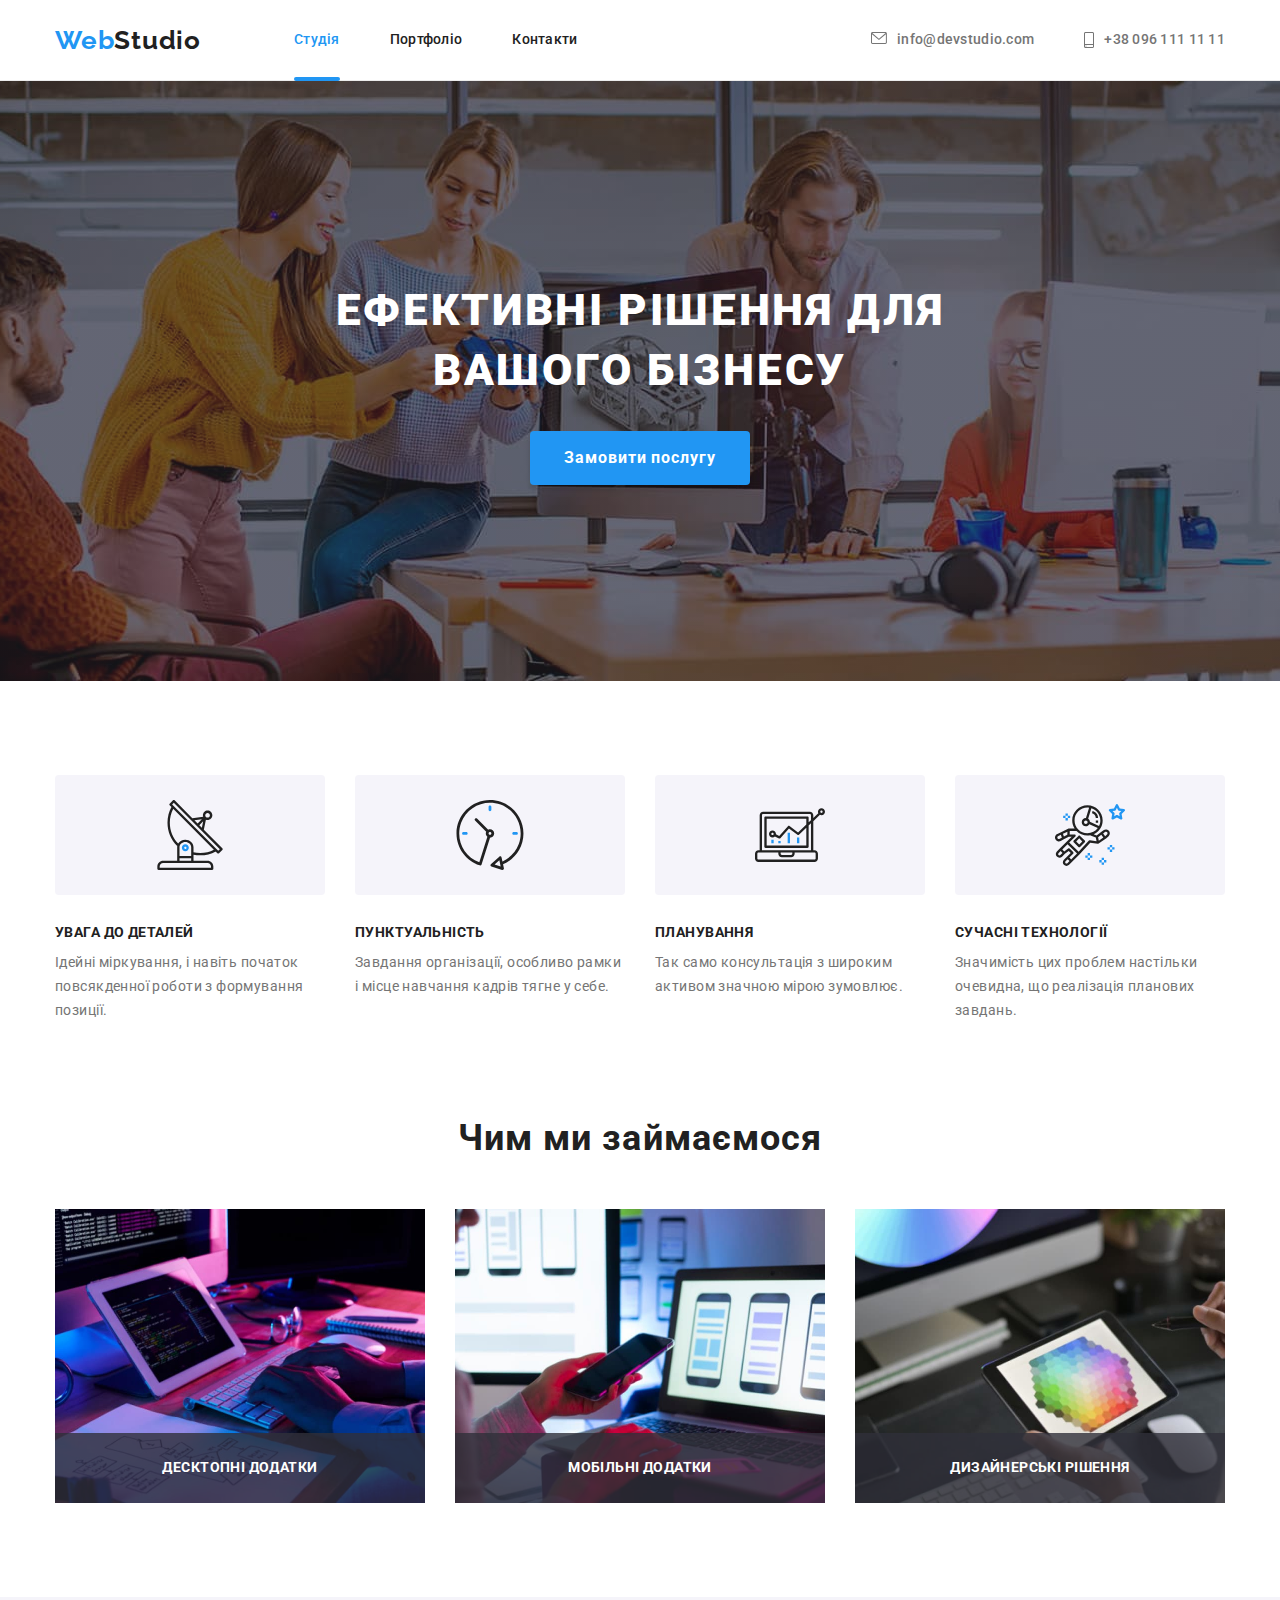
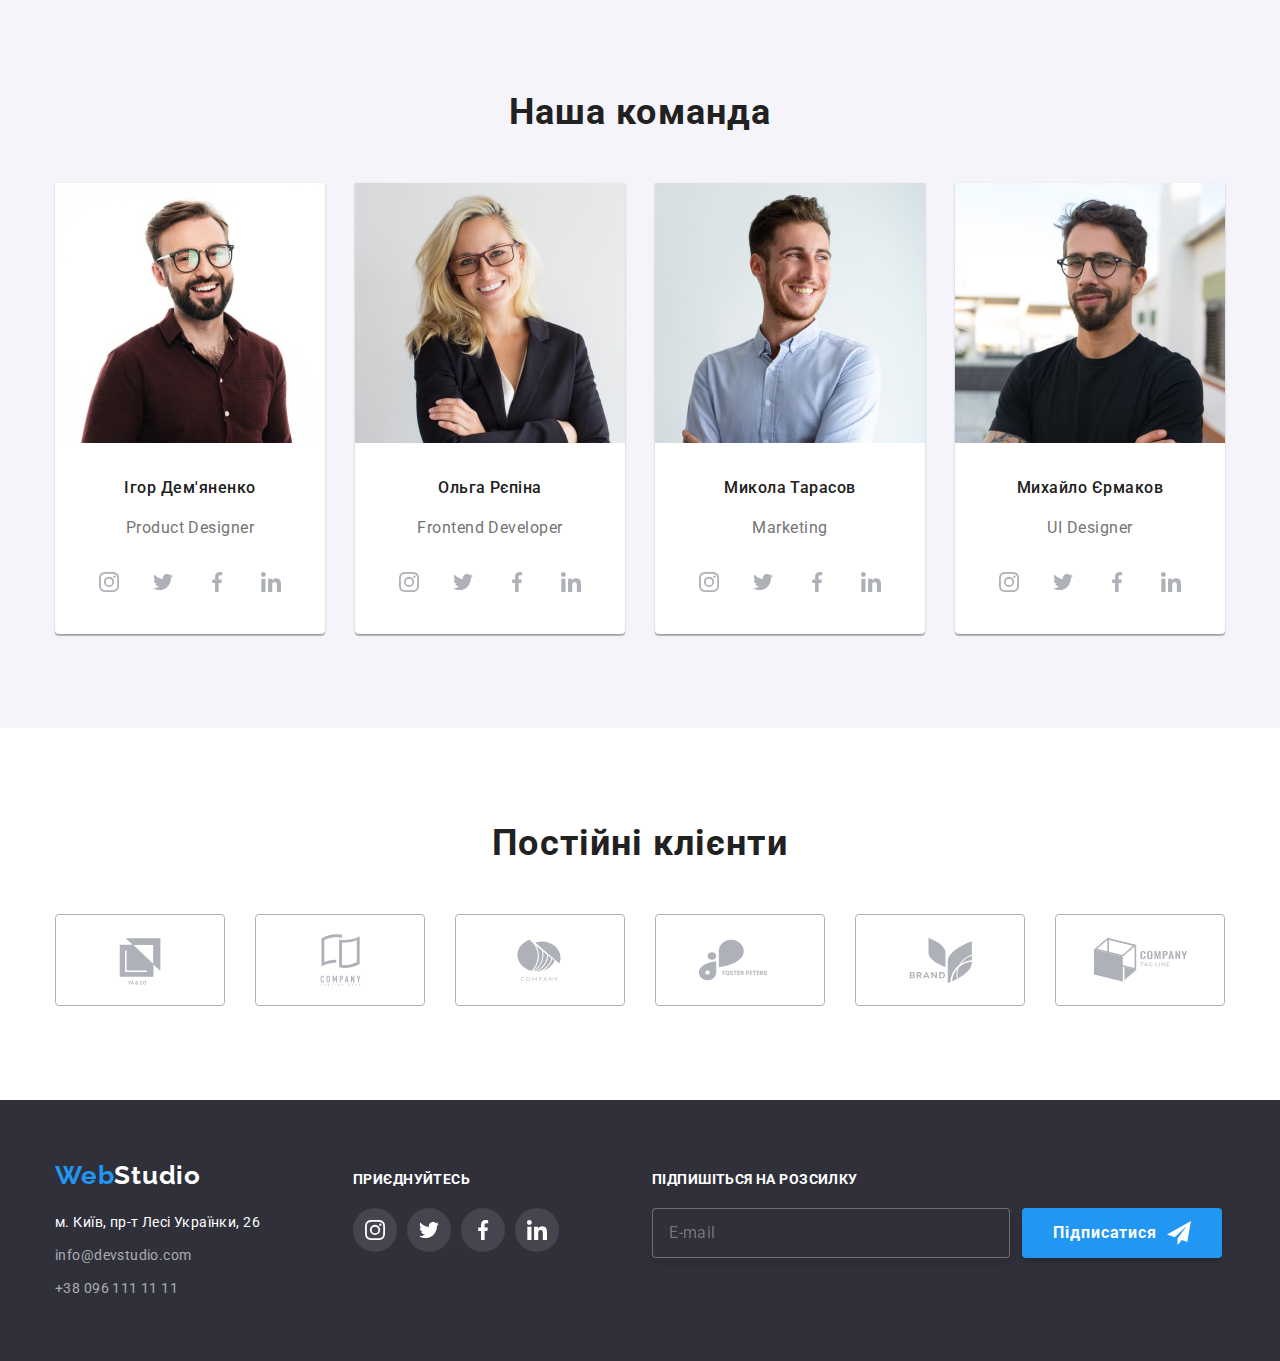
<file: index.html>
<!DOCTYPE html>
<html lang="uk">
  <head>
    <meta charset="UTF-8" />
    <meta http-equiv="X-UA-Compatible" content="IE=edge" />
    <meta name="viewport" content="width=device-width, initial-scale=1.0" />
    <title>WebStudio</title>
    <link rel="preconnect" href="https://fonts.googleapis.com" />
    <link rel="preconnect" href="https://fonts.gstatic.com" crossorigin />
    <link
      href="https://fonts.googleapis.com/css2?family=Raleway:wght@700&family=Roboto:wght@400;500;700;900&display=swap"
      rel="stylesheet"
    />
    <link
      rel="stylesheet"
      href="https://cdnjs.cloudflare.com/ajax/libs/modern-normalize/1.1.0/modern-normalize.min.css"
    />
    <link rel="stylesheet" href="./css/main.min.css" />
    <!-- <link rel="stylesheet" href="./css/styles.css" /> -->
  </head>
  <body>
    <header class="header">
      <div class="container">
        <div class="header-flex">
          <a class="header-flex__link-logo" href="./index.html"
            >Web<span class="header-flex__span-logo">Studio</span></a
          >
          <nav class="navigation">
            <ul class="navigation-list list">
              <li class="navigation-list__item">
                <a
                  class="navigation-list__link navigation-list__link--current"
                  href="./index.html"
                  >Студія</a
                >
              </li>
              <li class="navigation-list__item">
                <a class="navigation-list__link" href="./portfolio.html"
                  >Портфоліо</a
                >
              </li>
              <li class="navigation-list__item">
                <a class="navigation-list__link" href="">Контакти</a>
              </li>
            </ul>

            <button
              type="button"
              class="menu-button"
              aria-expanded="false"
              aria-controls="menu-container"
              data-menu-button
            >
              <svg
                width="40"
                height="40"
                aria-label="Переключатель мобильного меню"
              >
                <use
                  class="icon-close_40px"
                  href="./images/icons.svg#icon-close_40px"
                ></use>
                <use
                  class="icon-menu_40px"
                  href="./images/icons.svg#icon-menu_40px"
                ></use>
              </svg>
            </button>

            <div class="menu-container" id="menu-container" data-menu>
              <ul class="mobile-menu list">
                <li class="">
                  <a href="./index.html" class="mobile-menu__link">Студія</a>
                </li>
                <li class="mobile-menu__item">
                  <a href="./portfolio.html" class="mobile-menu__link"
                    >Портфоліо</a
                  >
                </li>
                <li class="">
                  <a href="" class="mobile-menu__link">Контакти</a>
                </li>
              </ul>
              <ul class="mobile-address list">
                <li class="mobile-address__item">
                  <a href="tel:+380961111111" class="mobile-address__link--tel"
                    >+38 096 111 11 11</a
                  >
                </li>
                <li class="">
                  <a
                    href="mailto:info@devstudio.com"
                    class="mobile-address__link"
                    >info@devstudio.com</a
                  >
                </li>
              </ul>

              <ul class="mobile-social list">
                <li class="mobile-social__item">
                  <a href="" class="mobile-social__link">Instagram</a>
                </li>
                <li class="mobile-social__item">
                  <a href="" class="mobile-social__link">Twitter</a>
                </li>
                <li class="mobile-social__item">
                  <a href="" class="mobile-social__link">Facebook</a>
                </li>
                <li class="mobile-social__item">
                  <a href="" class="mobile-social__link">LinkedIn</a>
                </li>
              </ul>
            </div>
          </nav>

          <ul class="address-nav list">
            <li class="address-nav__item">
              <a class="address-nav__link" href="mailto:info@devstudio.com">
                <svg class="address-nav__icon" width="16" height="12">
                  <use href="./images/icons.svg#icon-mail"></use>
                </svg>
                info@devstudio.com
              </a>
            </li>
            <li class="address-nav__item">
              <a class="address-nav__link" href="tel:+380961111111">
                <svg class="address-nav__icon" width="10" height="16">
                  <use href="./images/icons.svg#icon-smartphone"></use>
                </svg>
                +38 096 111 11 11
              </a>
            </li>
          </ul>
        </div>
      </div>
    </header>

    <main>
      <section class="hero">
        <h1 class="hero__title">Ефективні рішення для вашого бізнесу</h1>
        <button data-modal-open class="hero__button" type="button">
          Замовити послугу
        </button>
      </section>

      <section class="features section">
        <div class="container">
          <ul class="features__list list">
            <li class="features__item features__item--icon-antenna">
              <h3 class="features__title">УВАГА ДО ДЕТАЛЕЙ</h3>
              <p>
                Ідейні міркування, і навіть початок повсякденної роботи з
                формування позиції.
              </p>
            </li>
            <li class="features__item features__item--icon-clock">
              <h3 class="features__title">ПУНКТУАЛЬНІСТЬ</h3>
              <p>
                Завдання організації, особливо рамки і місце навчання кадрів
                тягне у себе.
              </p>
            </li>
            <li class="features__item features__item--icon-diagram">
              <h3 class="features__title">ПЛАНУВАННЯ</h3>
              <p>
                Так само консультація з широким активом значною мірою зумовлює.
              </p>
            </li>
            <li class="features__item features__item--icon-astronaut">
              <h3 class="features__title">СУЧАСНІ ТЕХНОЛОГІЇ</h3>
              <p>
                Значимість цих проблем настільки очевидна, що реалізація
                планових завдань.
              </p>
            </li>
          </ul>
        </div>
      </section>

      <section class="about section">
        <div class="container">
          <h2 class="about__title">Чим ми займаємося</h2>
          <ul class="about__list list">
            <li class="about__item">
              <div class="about-thumb">
                <img
                  srcset="
                    ./images/about1-370.jpg 370w,
                    ./images/about1-740.jpg 740w
                  "
                  src="./images/about1-370.jpg"
                  alt="about1"
                  sizes="(min-width: 1200px) 33vw, 100vw"
                />
                <div class="about-thumb__text">
                  <p>Десктопні додатки</p>
                </div>
              </div>
            </li>
            <li class="about__item">
              <div class="about-thumb">
                <img
                  srcset="
                    ./images/about2-370.jpg 370w,
                    ./images/about2-740.jpg 740w
                  "
                  src="./images/about2-370.jpg"
                  alt="about2"
                  sizes="(min-width: 1200px) 33vw, 100vw"
                />
                <div class="about-thumb__text">
                  <p>Мобільні додатки</p>
                </div>
              </div>
            </li>
            <li class="about__item">
              <div class="about-thumb">
                <img
                  srcset="
                    ./images/about3-370.jpg 370w,
                    ./images/about3-740.jpg 740w
                  "
                  src="./images/about3-370.jpg"
                  alt="about3"
                  sizes="(min-width: 1200px) 33vw, 100vw"
                />
                <div class="about-thumb__text">
                  <p>Дизайнерські рішення</p>
                </div>
              </div>
            </li>
          </ul>
        </div>
      </section>

      <section class="team section">
        <div class="container">
          <h2 class="team__title">Наша команда</h2>
          <ul class="team-list list">
            <li class="team-list__item">
              <img
                srcset="
                  ./images/team1-270.jpg 270w,
                  ./images/team1-540.jpg 540w,
                  ./images/team1-810.jpg 810w
                "
                src="./images/team1-810.jpg"
                alt="team1"
                sizes="(min-width: 1200px) 25vw, (min-width: 768px) 50vw, 100vw"
              />
              <h3 class="team-list__title">Ігор Дем'яненко</h3>
              <p class="team-list__text" lang="en">Product Designer</p>
              <ul class="social-icons list">
                <li class="social-icons__item">
                  <a class="social-icons__link" href="">
                    <svg class="social-icons__icon">
                      <use href="./images/icons.svg#icon-instagram"></use>
                    </svg>
                  </a>
                </li>
                <li class="social-icons__item">
                  <a class="social-icons__link" href="">
                    <svg class="social-icons__icon">
                      <use href="./images/icons.svg#icon-twitter"></use>
                    </svg>
                  </a>
                </li>
                <li class="social-icons__item">
                  <a class="social-icons__link" href="">
                    <svg class="social-icons__icon">
                      <use href="./images/icons.svg#icon-facebook"></use>
                    </svg>
                  </a>
                </li>
                <li class="social-icons__item">
                  <a class="social-icons__link" href="">
                    <svg class="social-icons__icon">
                      <use href="./images/icons.svg#icon-linkedin"></use>
                    </svg>
                  </a>
                </li>
              </ul>
            </li>
            <li class="team-list__item">
              <img
                srcset="
                  ./images/team2-270.jpg 270w,
                  ./images/team2-540.jpg 540w,
                  ./images/team2-810.jpg 810w
                "
                src="./images/team2-810.jpg"
                alt="team2"
                sizes="(min-width: 1200px) 25vw, (min-width: 768px) 50vw, 100vw"
              />
              <h3 class="team-list__title">Ольга Рєпіна</h3>
              <p class="team-list__text" lang="en">Frontend Developer</p>
              <ul class="social-icons list">
                <li class="social-icons__item">
                  <a class="social-icons__link" href="">
                    <svg class="social-icons__icon">
                      <use href="./images/icons.svg#icon-instagram"></use>
                    </svg>
                  </a>
                </li>
                <li class="social-icons__item">
                  <a class="social-icons__link" href="">
                    <svg class="social-icons__icon">
                      <use href="./images/icons.svg#icon-twitter"></use>
                    </svg>
                  </a>
                </li>
                <li class="social-icons__item">
                  <a class="social-icons__link" href="">
                    <svg class="social-icons__icon">
                      <use href="./images/icons.svg#icon-facebook"></use>
                    </svg>
                  </a>
                </li>
                <li class="social-icons__item">
                  <a class="social-icons__link" href="">
                    <svg class="social-icons__icon">
                      <use href="./images/icons.svg#icon-linkedin"></use>
                    </svg>
                  </a>
                </li>
              </ul>
            </li>
            <li class="team-list__item">
              <img
                srcset="
                  ./images/team3-270.jpg 270w,
                  ./images/team3-540.jpg 540w,
                  ./images/team3-810.jpg 810w
                "
                src="./images/team3-810.jpg"
                alt="team3"
                sizes="(min-width: 1200px) 25vw, (min-width: 768px) 50vw, 100vw"
              />
              <h3 class="team-list__title">Микола Тарасов</h3>
              <p class="team-list__text" lang="en">Marketing</p>
              <ul class="social-icons list">
                <li class="social-icons__item">
                  <a class="social-icons__link" href="">
                    <svg class="social-icons__icon">
                      <use href="./images/icons.svg#icon-instagram"></use>
                    </svg>
                  </a>
                </li>
                <li class="social-icons__item">
                  <a class="social-icons__link" href="">
                    <svg class="social-icons__icon">
                      <use href="./images/icons.svg#icon-twitter"></use>
                    </svg>
                  </a>
                </li>
                <li class="social-icons__item">
                  <a class="social-icons__link" href="">
                    <svg class="social-icons__icon">
                      <use href="./images/icons.svg#icon-facebook"></use>
                    </svg>
                  </a>
                </li>
                <li class="social-icons__item">
                  <a class="social-icons__link" href="">
                    <svg class="social-icons__icon">
                      <use href="./images/icons.svg#icon-linkedin"></use>
                    </svg>
                  </a>
                </li>
              </ul>
            </li>
            <li class="team-list__item">
              <img
                srcset="
                  ./images/team4-270.jpg 270w,
                  ./images/team4-540.jpg 540w,
                  ./images/team4-810.jpg 810w
                "
                src="./images/team4-810.jpg"
                alt="team4"
                sizes="(min-width: 1200px) 25vw, (min-width: 768px) 50vw, 100vw"
              />
              <h3 class="team-list__title">Михайло Єрмаков</h3>
              <p class="team-list__text" lang="en">UI Designer</p>
              <ul class="social-icons list">
                <li class="social-icons__item">
                  <a class="social-icons__link" href="">
                    <svg class="social-icons__icon">
                      <use href="./images/icons.svg#icon-instagram"></use>
                    </svg>
                  </a>
                </li>
                <li class="social-icons__item">
                  <a class="social-icons__link" href="">
                    <svg class="social-icons__icon">
                      <use href="./images/icons.svg#icon-twitter"></use>
                    </svg>
                  </a>
                </li>
                <li class="social-icons__item">
                  <a class="social-icons__link" href="">
                    <svg class="social-icons__icon">
                      <use href="./images/icons.svg#icon-facebook"></use>
                    </svg>
                  </a>
                </li>
                <li class="social-icons__item">
                  <a class="social-icons__link" href="">
                    <svg class="social-icons__icon">
                      <use href="./images/icons.svg#icon-linkedin"></use>
                    </svg>
                  </a>
                </li>
              </ul>
            </li>
          </ul>
        </div>
      </section>

      <section class="clients section">
        <div class="container">
          <h2 class="clients__title">Постійні клієнти</h2>
          <ul class="clients-list list">
            <li class="clients-list__item">
              <a class="clients-list__link" href="">
                <svg class="clients-list__icon">
                  <use href="./images/icons.svg#icon-client-1"></use>
                </svg>
              </a>
            </li>
            <li class="clients-list__item">
              <a class="clients-list__link" href="">
                <svg class="clients-list__icon">
                  <use href="./images/icons.svg#icon-client-2"></use>
                </svg>
              </a>
            </li>
            <li class="clients-list__item">
              <a class="clients-list__link" href="">
                <svg class="clients-list__icon">
                  <use href="./images/icons.svg#icon-client-3"></use>
                </svg>
              </a>
            </li>
            <li class="clients-list__item">
              <a class="clients-list__link" href="">
                <svg class="clients-list__icon">
                  <use href="./images/icons.svg#icon-client-4"></use>
                </svg>
              </a>
            </li>
            <li class="clients-list__item">
              <a class="clients-list__link" href="">
                <svg class="clients-list__icon">
                  <use href="./images/icons.svg#icon-client-5"></use>
                </svg>
              </a>
            </li>
            <li class="clients-list__item">
              <a class="clients-list__link" href="">
                <svg class="clients-list__icon">
                  <use href="./images/icons.svg#icon-client-6"></use>
                </svg>
              </a>
            </li>
          </ul>
        </div>
      </section>
    </main>

    <footer class="footer">
      <div class="container">
        <div class="firstline">
          <a class="firstline__link-logo" href="./index.html"
            >Web<span class="firstline__span-logo">Studio</span></a
          >

          <address>
            <ul class="address list">
              <li>
                <a
                  class="address__link-map"
                  href="https://goo.gl/maps/NC1zKb1JeW3Aia6b8"
                  target="_blank"
                  rel="noreferrer noopener"
                  >м. Київ, пр-т Лесі Українки, 26</a
                >
              </li>
              <li class="address__item">
                <a class="address__link-mail" href="mailto:info@devstudio.com"
                  >info@devstudio.com</a
                >
              </li>
              <li>
                <a class="address__link-tel" href="tel:+380961111111"
                  >+38 096 111 11 11</a
                >
              </li>
            </ul>
          </address>
        </div>

        <div class="secondline">
          <h3 class="secondline__title">приєднуйтесь</h3>
          <ul class="join-list list">
            <li class="join-list__item">
              <a class="join-list__link" href="#">
                <svg class="join-list__icon" width="20" height="20">
                  <use href="./images/icons.svg#icon-instagram"></use>
                </svg>
              </a>
            </li>
            <li class="join-list__item">
              <a class="join-list__link" href="#">
                <svg class="join-list__icon" width="20" height="20">
                  <use href="./images/icons.svg#icon-twitter"></use>
                </svg>
              </a>
            </li>
            <li class="join-list__item">
              <a class="join-list__link" href="#">
                <svg class="join-list__icon" width="20" height="20">
                  <use href="./images/icons.svg#icon-facebook"></use>
                </svg>
              </a>
            </li>
            <li class="join-list__item">
              <a class="join-list__link" href="#">
                <svg class="join-list__icon" width="20" height="20">
                  <use href="./images/icons.svg#icon-linkedin"></use>
                </svg>
              </a>
            </li>
          </ul>
        </div>

        <div class="thirdline">
          <h3 class="thirdline__title">Підпишіться на розсилку</h3>
          <form name="form-subscribe" class="form-subscribe">
            <label class="form-subscribe__label">
              <input
                name="subscribe-email"
                type="email"
                placeholder="E-mail"
                class="form-subscribe__input"
              />
              <button type="submit" class="form-subscribe__button">
                Підписатися
                <svg class="form-subscribe__icon" width="24" height="24">
                  <use href="./images/icons.svg#icon-telegram"></use>
                </svg>
              </button>
            </label>
          </form>
        </div>
      </div>
    </footer>

    <div data-modal class="backdrop is-hidden">
      <div class="modal">
        <button data-modal-close class="modal__button">
          <svg class="modal__icon" width="18" height="18">
            <use href="./images/icons.svg#icon-close"></use>
          </svg>
        </button>

        <form name="form-buy" class="modal-form">
          <p class="modal-form__text">Залиште свої дані, ми вам передзвонимо</p>
          <div class="form-field">
            <label for="user-name" class="form-field__label">Ім'я</label>
            <input
              name="user-name"
              id="user-name"
              type="text"
              class="form-field__input"
            />
            <svg class="form-field__icon">
              <use href="./images/icons.svg#icon-name"></use>
            </svg>
          </div>

          <div class="form-field">
            <label for="user-tel" class="form-field__label">Телефон</label>
            <input
              name="user-tel"
              id="user-tel"
              type="tel"
              class="form-field__input"
            />
            <svg class="form-field__icon">
              <use href="./images/icons.svg#icon-tel"></use>
            </svg>
          </div>

          <div class="form-field">
            <label for="user-email" class="form-field__label">Пошта</label>
            <input
              name="user-email"
              id="user-email"
              type="email"
              class="form-field__input"
            />
            <svg class="form-field__icon">
              <use href="./images/icons.svg#icon-email"></use>
            </svg>
          </div>

          <label for="user-text" class="form-field__label">Коментар</label>
          <textarea
            name="user-text"
            id="user-text"
            placeholder="Введіть текст"
            class="modal-textarea"
          ></textarea>

          <label class="policy-label">
            <input
              type="checkbox"
              name="modal-checkbox"
              class="policy-label__input"
            />
            <svg class="policy-label__icon">
              <use href="./images/icons.svg#icon-check"></use>
            </svg>
            Погоджуюся з розсилкою та приймаю
            <a class="policy-label__link" href="">Умови договору</a>
          </label>

          <button type="submit" class="form-button">Відправити</button>
        </form>
      </div>
    </div>
    <script src="./js/modal.js"></script>
    <script src="./js/mobile-menu.js"></script>
  </body>
</html>
</file>
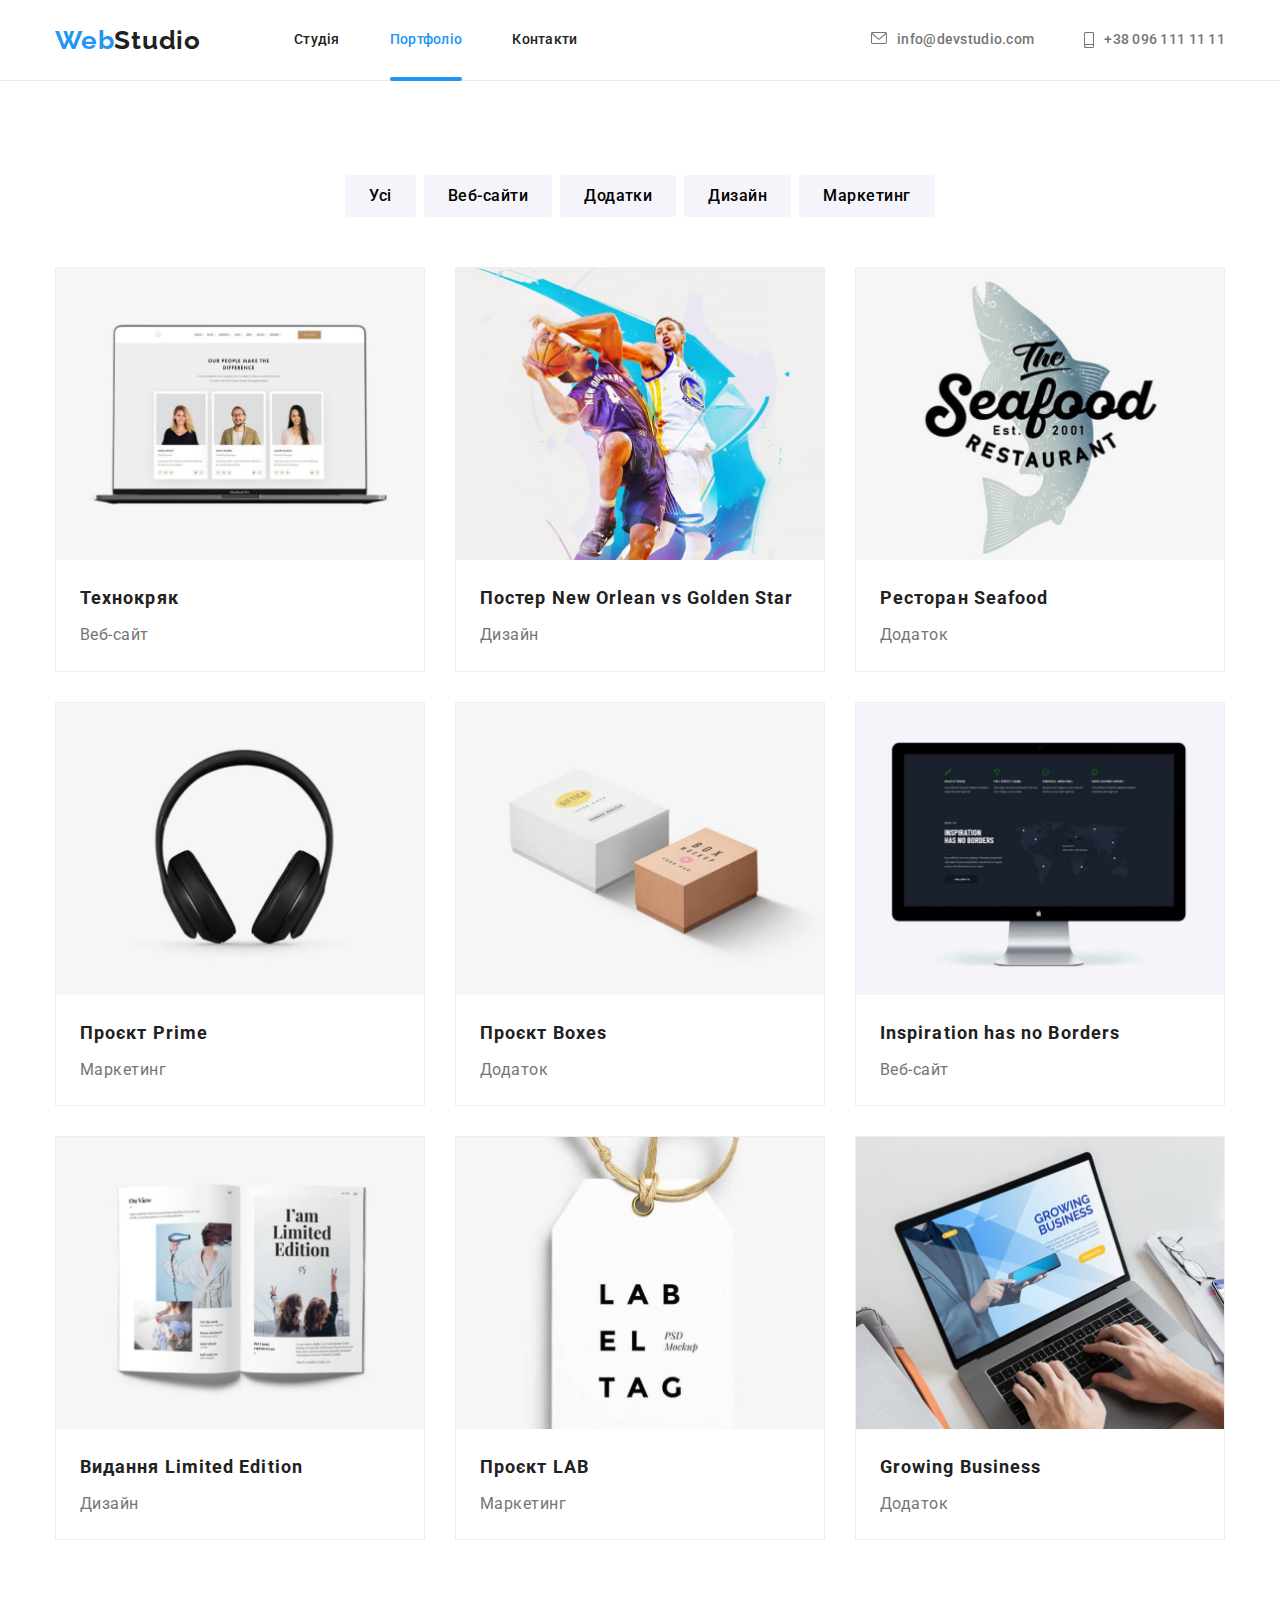
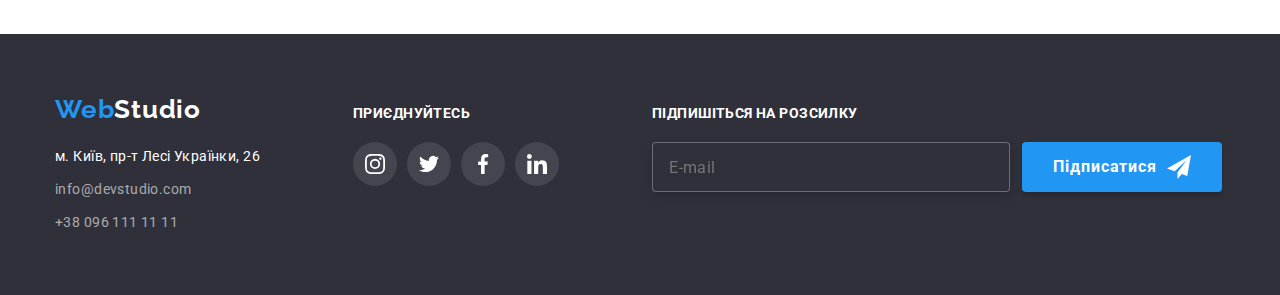
<file: portfolio.html>
<!DOCTYPE html>
<html lang="uk">
  <head>
    <meta charset="UTF-8" />
    <meta http-equiv="X-UA-Compatible" content="IE=edge" />
    <meta name="viewport" content="width=device-width, initial-scale=1.0" />
    <title>Portfolio</title>
    <link rel="preconnect" href="https://fonts.googleapis.com" />
    <link rel="preconnect" href="https://fonts.gstatic.com" crossorigin />
    <link
      href="https://fonts.googleapis.com/css2?family=Raleway:wght@700&family=Roboto:wght@400;500;700;900&display=swap"
      rel="stylesheet"
    />
    <link
      rel="stylesheet"
      href="https://cdnjs.cloudflare.com/ajax/libs/modern-normalize/1.1.0/modern-normalize.min.css"
    />
    <link rel="stylesheet" href="./css/main.min.css" />
    <!-- <link rel="stylesheet" href="./css/styles.css" /> -->
  </head>
  <body>
    <header class="header">
      <div class="container">
        <div class="header-flex">
          <a class="header-flex__link-logo" href="./index.html"
            >Web<span class="header-flex__span-logo">Studio</span></a
          >
          <nav class="navigation">
            <ul class="navigation-list list">
              <li class="navigation-list__item">
                <a class="navigation-list__link" href="./index.html">Студія</a>
              </li>
              <li class="navigation-list__item">
                <a
                  class="navigation-list__link navigation-list__link--current"
                  href="./portfolio.html"
                  >Портфоліо</a
                >
              </li>
              <li class="navigation-list__item">
                <a class="navigation-list__link" href="">Контакти</a>
              </li>
            </ul>

            <button
              type="button"
              class="menu-button"
              aria-expanded="false"
              aria-controls="menu-container"
              data-menu-button
            >
              <svg
                width="40"
                height="40"
                aria-label="Переключатель мобильного меню"
              >
                <use
                  class="icon-close_40px"
                  href="./images/icons.svg#icon-close_40px"
                ></use>
                <use
                  class="icon-menu_40px"
                  href="./images/icons.svg#icon-menu_40px"
                ></use>
              </svg>
            </button>

            <div class="menu-container" id="menu-container" data-menu>
              <ul class="mobile-menu list">
                <li class="">
                  <a href="./index.html" class="mobile-menu__link">Студія</a>
                </li>
                <li class="mobile-menu__item">
                  <a href="./portfolio.html" class="mobile-menu__link"
                    >Портфоліо</a
                  >
                </li>
                <li class="">
                  <a href="" class="mobile-menu__link">Контакти</a>
                </li>
              </ul>
              <ul class="mobile-address list">
                <li class="mobile-address__item">
                  <a href="tel:+380961111111" class="mobile-address__link--tel"
                    >+38 096 111 11 11</a
                  >
                </li>
                <li class="">
                  <a
                    href="mailto:info@devstudio.com"
                    class="mobile-address__link"
                    >info@devstudio.com</a
                  >
                </li>
              </ul>

              <ul class="mobile-social list">
                <li class="mobile-social__item">
                  <a href="" class="mobile-social__link">Instagram</a>
                </li>
                <li class="mobile-social__item">
                  <a href="" class="mobile-social__link">Twitter</a>
                </li>
                <li class="mobile-social__item">
                  <a href="" class="mobile-social__link">Facebook</a>
                </li>
                <li class="mobile-social__item">
                  <a href="" class="mobile-social__link">LinkedIn</a>
                </li>
              </ul>
            </div>
          </nav>

          <ul class="address-nav list">
            <li class="address-nav__item">
              <a class="address-nav__link" href="mailto:info@devstudio.com">
                <svg class="address-nav__icon" width="16" height="12">
                  <use href="./images/icons.svg#icon-mail"></use>
                </svg>
                info@devstudio.com
              </a>
            </li>
            <li class="address-nav__item">
              <a class="address-nav__link" href="tel:+380961111111">
                <svg class="address-nav__icon" width="10" height="16">
                  <use href="./images/icons.svg#icon-smartphone"></use>
                </svg>
                +38 096 111 11 11
              </a>
            </li>
          </ul>
        </div>
      </div>
    </header>

    <main class="main-portfolio">
      <section>
        <div class="container">
          <h1 class="visually-hidden">Навігація портфоліо</h1>
          <ul class="buttons-list list">
            <li class="buttons-list__item">
              <button class="buttons-list__button" type="button">Усі</button>
            </li>
            <li class="buttons-list__item">
              <button class="buttons-list__button" type="button">
                Веб-сайти
              </button>
            </li>
            <li class="buttons-list__item">
              <button class="buttons-list__button" type="button">
                Додатки
              </button>
            </li>
            <li class="buttons-list__item">
              <button class="buttons-list__button" type="button">Дизайн</button>
            </li>
            <li class="buttons-list__item">
              <button class="buttons-list__button" type="button">
                Маркетинг
              </button>
            </li>
          </ul>
        </div>
      </section>

      <section class="cards section">
        <div class="container">
          <ul class="flex-list list">
            <li class="flex-list__item">
              <a class="flex-list__link" href="">
                <div class="product-thumb">
                  <img
                    srcset="
                      ./images/portfolio/project1.jpg    370w,
                      ./images/portfolio/project1x2.jpg  740w,
                      ./images/portfolio/project1x3.jpg 1110w
                    "
                    src="./images/portfolio/project1.jpg"
                    alt="project1"
                    sizes="(min-width: 1200px) 33vw, (min-width: 768px) 50vw, 100vw"
                  />
                  <p class="product-thumb__text">
                    Ресурс пропонує комплексні пропозиції з різним рівнем
                    функціоналу та сервісів. Все це дозволить відвідувачу
                    отримати вичерпні відомості про компанію чи приватну особу.
                  </p>
                </div>
                <h2 class="flex-list__title">Технокряк</h2>
                <p class="flex-list__text">Веб-сайт</p>
              </a>
            </li>
            <li class="flex-list__item">
              <a class="flex-list__link" href="">
                <div class="product-thumb">
                  <img
                    srcset="
                      ./images/portfolio/project2.jpg    370w,
                      ./images/portfolio/project2x2.jpg  740w,
                      ./images/portfolio/project2x3.jpg 1110w
                    "
                    src="./images/portfolio/project2.jpg"
                    alt="project2"
                    sizes="(min-width: 1200px) 33vw, (min-width: 768px) 50vw, 100vw"
                  />
                  <p class="product-thumb__text">
                    Ресурс пропонує комплексні пропозиції з різним рівнем
                    функціоналу та сервісів. Все це дозволить відвідувачу
                    отримати вичерпні відомості про компанію чи приватну особу.
                  </p>
                </div>
                <h2 class="flex-list__title">
                  Постер New Orlean vs Golden Star
                </h2>
                <p class="flex-list__text">Дизайн</p>
              </a>
            </li>
            <li class="flex-list__item">
              <a class="flex-list__link" href="">
                <div class="product-thumb">
                  <img
                    srcset="
                      ./images/portfolio/project3.jpg    370w,
                      ./images/portfolio/project3x2.jpg  740w,
                      ./images/portfolio/project3x3.jpg 1110w
                    "
                    src="./images/portfolio/project3.jpg"
                    alt="project3"
                    sizes="(min-width: 1200px) 33vw, (min-width: 768px) 50vw, 100vw"
                  />
                  <p class="product-thumb__text">
                    Ресурс пропонує комплексні пропозиції з різним рівнем
                    функціоналу та сервісів. Все це дозволить відвідувачу
                    отримати вичерпні відомості про компанію чи приватну особу.
                  </p>
                </div>
                <h2 class="flex-list__title">Ресторан Seafood</h2>
                <p class="flex-list__text">Додаток</p>
              </a>
            </li>
            <li class="flex-list__item">
              <a class="flex-list__link" href="">
                <div class="product-thumb">
                  <img
                    srcset="
                      ./images/portfolio/project4.jpg    370w,
                      ./images/portfolio/project4x2.jpg  740w,
                      ./images/portfolio/project4x3.jpg 1110w
                    "
                    src="./images/portfolio/project4.jpg"
                    alt="project4"
                    sizes="(min-width: 1200px) 33vw, (min-width: 768px) 50vw, 100vw"
                  />
                  <p class="product-thumb__text">
                    Ресурс пропонує комплексні пропозиції з різним рівнем
                    функціоналу та сервісів. Все це дозволить відвідувачу
                    отримати вичерпні відомості про компанію чи приватну особу.
                  </p>
                </div>
                <h2 class="flex-list__title">Проєкт Prime</h2>
                <p class="flex-list__text">Маркетинг</p>
              </a>
            </li>
            <li class="flex-list__item">
              <a class="flex-list__link" href="">
                <div class="product-thumb">
                  <img
                    srcset="
                      ./images/portfolio/project5.jpg    370w,
                      ./images/portfolio/project5x2.jpg  740w,
                      ./images/portfolio/project5x3.jpg 1110w
                    "
                    src="./images/portfolio/project5.jpg"
                    alt="project5"
                    sizes="(min-width: 1200px) 33vw, (min-width: 768px) 50vw, 100vw"
                  />
                  <p class="product-thumb__text">
                    Ресурс пропонує комплексні пропозиції з різним рівнем
                    функціоналу та сервісів. Все це дозволить відвідувачу
                    отримати вичерпні відомості про компанію чи приватну особу.
                  </p>
                </div>
                <h2 class="flex-list__title">Проєкт Boxes</h2>
                <p class="flex-list__text">Додаток</p>
              </a>
            </li>
            <li class="flex-list__item">
              <a class="flex-list__link" href="">
                <div class="product-thumb">
                  <img
                    srcset="
                      ./images/portfolio/project6.jpg    370w,
                      ./images/portfolio/project6x2.jpg  740w,
                      ./images/portfolio/project6x3.jpg 1110w
                    "
                    src="./images/portfolio/project6.jpg"
                    alt="project6"
                    sizes="(min-width: 1200px) 33vw, (min-width: 768px) 50vw, 100vw"
                  />
                  <p class="product-thumb__text">
                    Ресурс пропонує комплексні пропозиції з різним рівнем
                    функціоналу та сервісів. Все це дозволить відвідувачу
                    отримати вичерпні відомості про компанію чи приватну особу.
                  </p>
                </div>
                <h2 class="flex-list__title">Inspiration has no Borders</h2>
                <p class="flex-list__text">Веб-сайт</p>
              </a>
            </li>
            <li class="flex-list__item">
              <a class="flex-list__link" href="">
                <div class="product-thumb">
                  <img
                    srcset="
                      ./images/portfolio/project7.jpg    370w,
                      ./images/portfolio/project7x2.jpg  740w,
                      ./images/portfolio/project7x3.jpg 1110w
                    "
                    src="./images/portfolio/project7.jpg"
                    alt="project7"
                    sizes="(min-width: 1200px) 33vw, (min-width: 768px) 50vw, 100vw"
                  />
                  <p class="product-thumb__text">
                    Ресурс пропонує комплексні пропозиції з різним рівнем
                    функціоналу та сервісів. Все це дозволить відвідувачу
                    отримати вичерпні відомості про компанію чи приватну особу.
                  </p>
                </div>
                <h2 class="flex-list__title">Видання Limited Edition</h2>
                <p class="flex-list__text">Дизайн</p>
              </a>
            </li>
            <li class="flex-list__item">
              <a class="flex-list__link" href="">
                <div class="product-thumb">
                  <img
                    srcset="
                      ./images/portfolio/project8.jpg    370w,
                      ./images/portfolio/project8x2.jpg  740w,
                      ./images/portfolio/project8x3.jpg 1110w
                    "
                    src="./images/portfolio/project8.jpg"
                    alt="project8"
                    sizes="(min-width: 1200px) 33vw, (min-width: 768px) 50vw, 100vw"
                  />
                  <p class="product-thumb__text">
                    Ресурс пропонує комплексні пропозиції з різним рівнем
                    функціоналу та сервісів. Все це дозволить відвідувачу
                    отримати вичерпні відомості про компанію чи приватну особу.
                  </p>
                </div>
                <h2 class="flex-list__title">Проєкт LAB</h2>
                <p class="flex-list__text">Маркетинг</p>
              </a>
            </li>
            <li class="flex-list__item">
              <a class="flex-list__link" href="">
                <div class="product-thumb">
                  <img
                    srcset="
                      ./images/portfolio/project9.jpg    370w,
                      ./images/portfolio/project9x2.jpg  740w,
                      ./images/portfolio/project9x3.jpg 1110w
                    "
                    src="./images/portfolio/project9.jpg"
                    alt="project9"
                    sizes="(min-width: 1200px) 33vw, (min-width: 768px) 50vw, 100vw"
                  />
                  <p class="product-thumb__text">
                    Ресурс пропонує комплексні пропозиції з різним рівнем
                    функціоналу та сервісів. Все це дозволить відвідувачу
                    отримати вичерпні відомості про компанію чи приватну особу.
                  </p>
                </div>
                <h2 class="flex-list__title">Growing Business</h2>
                <p class="flex-list__text">Додаток</p>
              </a>
            </li>
          </ul>
        </div>
      </section>
    </main>

    <footer class="footer">
      <div class="container">
        <div class="firstline">
          <a class="firstline__link-logo" href="./index.html"
            >Web<span class="firstline__span-logo">Studio</span></a
          >

          <address>
            <ul class="address list">
              <li>
                <a
                  class="address__link-map"
                  href="https://goo.gl/maps/NC1zKb1JeW3Aia6b8"
                  target="_blank"
                  rel="noreferrer noopener"
                  >м. Київ, пр-т Лесі Українки, 26</a
                >
              </li>
              <li class="address__item">
                <a class="address__link-mail" href="mailto:info@devstudio.com"
                  >info@devstudio.com</a
                >
              </li>
              <li>
                <a class="address__link-tel" href="tel:+380961111111"
                  >+38 096 111 11 11</a
                >
              </li>
            </ul>
          </address>
        </div>

        <div class="secondline">
          <h3 class="secondline__title">приєднуйтесь</h3>
          <ul class="join-list list">
            <li class="join-list__item">
              <a class="join-list__link" href="#">
                <svg class="join-list__icon" width="20" height="20">
                  <use href="./images/icons.svg#icon-instagram"></use>
                </svg>
              </a>
            </li>
            <li class="join-list__item">
              <a class="join-list__link" href="#">
                <svg class="join-list__icon" width="20" height="20">
                  <use href="./images/icons.svg#icon-twitter"></use>
                </svg>
              </a>
            </li>
            <li class="join-list__item">
              <a class="join-list__link" href="#">
                <svg class="join-list__icon" width="20" height="20">
                  <use href="./images/icons.svg#icon-facebook"></use>
                </svg>
              </a>
            </li>
            <li class="join-list__item">
              <a class="join-list__link" href="#">
                <svg class="join-list__icon" width="20" height="20">
                  <use href="./images/icons.svg#icon-linkedin"></use>
                </svg>
              </a>
            </li>
          </ul>
        </div>

        <div class="thirdline">
          <h3 class="thirdline__title">Підпишіться на розсилку</h3>
          <form name="form-subscribe" class="form-subscribe">
            <label class="form-subscribe__label">
              <input
                name="subscribe-email"
                type="email"
                placeholder="E-mail"
                class="form-subscribe__input"
              />
              <button type="submit" class="form-subscribe__button">
                Підписатися
                <svg class="form-subscribe__icon" width="24" height="24">
                  <use href="./images/icons.svg#icon-telegram"></use>
                </svg>
              </button>
            </label>
          </form>
        </div>
      </div>
    </footer>

    <script src="./js/mobile-menu.js"></script>
  </body>
</html>
</file>
<file: css/styles.css>
:root {
  --primary-text-color: #757575;
  --secondary-text-color: #212121;
  --accent-color: #2196f3;
  --primary-bg-color: #2f303a;
  --clients-icon-color: #afb1b8;
}
/* цвет основного текста #757575; */
/* вторичный цвет текста #212121; */
/* белый цвет #FFFFFF; */
/* акцент background: #2196F3; */
/* цвет фона background: #2F303A; */
/* цвет фона background: #F5F5F5; */
/* transparent - безцветная */

body {
  color: var(--primary-text-color);
  font-family: "Roboto", sans-serif;
}

h1,
h2,
h3,
p {
  margin-top: 0;
  margin-bottom: 0;
}

img {
  display: block;
  width: 100%;
  height: auto;
}

.visually-hidden {
  position: absolute;
  white-space: nowrap;
  width: 1px;
  height: 1px;
  overflow: hidden;
  border: 0;
  padding: 0;
  clip: rect(0 0 0 0);
  clip-path: inset(50%);
  margin: -1px;
}

/*  class container может оборачивать как всю страницу так и секции и div */
.container {
  width: 1200px;
  padding-left: 15px;
  padding-right: 15px;
  margin-left: auto;
  margin-right: auto;
}

/* если ширина контейнера увеличиться, ширина элемента подстроиться авто */
/* .flex-element {
  width: calc((100% - 60px) / 3);
  margin-right: 30px;
  margin-bottom: 30px;
} */

/* Если есть фон - этот вариант
.flex-element {
  width: 370px;
  margin-right: 30px;
  margin-bottom: 30px;
} */

/* .flex-element:nth-child(3n) {
  margin-right: 0;
}

.flex-element:nth-last-child(-n + 3){
  margin-bottom: 0;
} */

.section {
  padding-top: 0;
  padding-bottom: 94px;
}

/* убирает точки в списке - list-style, margin padding - убирают отступы по умолчанию у браузера  */
.list {
  margin: 0;
  padding: 0;
  list-style: none;
}

/* убирает подчеркивание ссылки text-decoration: none */
/* text-decoration: none | underline | line-through | overline */

/* Header */

.header {
  border-bottom: 1px solid #ececec;
  margin-left: auto;
  margin-right: auto;
}

.header-flex {
  display: flex;
  align-items: center;
}

/* стиль лого WebStudio */
.header-flex__link-logo {
  font-family: "Raleway", cursive;
  font-weight: 700;
  font-size: 26px;
  line-height: 1.19;
  letter-spacing: 0.03em;
  text-decoration: none;
  color: var(--accent-color);
}

.header-flex__span-logo {
  color: #212121;
}

/* навигация header */
.navigation {
  font-weight: 500;
  font-size: 14px;
  line-height: 1.14;
  letter-spacing: 0.02em;
  color: var(--secondary-text-color);
}

/* .nav-list {
  display: flex;
  margin-left: 93px;
} */

.navigation-list {
  display: flex;
  margin-left: 93px;
}
/* Вариант 1 */
/* .nav-link .item {
  margin-right: 50px;
}

.nav-link .item:last-child {
  margin-right: 0;
} */

/* Вариант 2 */
/* .nav-list .item:not(:last-child) {
  margin-right: 50px;
} */

.navigation-list__item:not(:last-child) {
  margin-right: 50px;
}

/* .item-link {
  position: relative;
  text-decoration: none;
  font-weight: 500;
  line-height: 1.14;
  letter-spacing: 0.02em;
  display: block;
  padding-top: 32px;
  padding-bottom: 32px;

  color: var(--secondary-text-color);
  transition: color 250ms cubic-bezier(0.4, 0, 0.2, 1);
} */
.navigation-list__link {
  position: relative;
  text-decoration: none;
  font-weight: 500;
  line-height: 1.14;
  letter-spacing: 0.02em;
  display: block;
  padding-top: 32px;
  padding-bottom: 32px;

  color: var(--secondary-text-color);
  transition: color 250ms cubic-bezier(0.4, 0, 0.2, 1);
}

/* .item-link:hover,
.item-link:focus {
  color: var(--accent-color);
} */
.navigation-list__link:hover,
.navigation-list__link:focus {
  color: var(--accent-color);
}

/* .navigation-list__link.current {
  color: var(--accent-color);
} */
.navigation-list__link.navigation-list__link--current {
  color: var(--accent-color);
}

/* .item-link.current::after {
  content: "";
  position: absolute;
  bottom: -1px;
  left: 0;
  width: 100%;
  height: 4px;
  background-color: var(--accent-color);
  border-radius: 2px;
} */

.navigation-list__link.navigation-list__link--current::after {
  content: "";
  position: absolute;
  bottom: -1px;
  left: 0;
  width: 100%;
  height: 4px;
  background-color: var(--accent-color);
  border-radius: 2px;
}

.address-nav {
  display: flex;
  margin-left: auto;
  align-items: center;
}

/* .address-nav .links {
  display: flex;
  align-items: center;
} */
.address-nav__item {
  display: flex;
  align-items: center;
}

/* .address-nav .links:not(:last-child) {
  margin-right: 50px;
} */
.address-nav__item:not(:last-child) {
  margin-right: 50px;
}

/* .header .address-link {
  display: flex;
  font-weight: 500;
  font-size: 14px;
  line-height: 1.14;
  letter-spacing: 0.02em;
  color: var(--primary-text-color);
  text-decoration: none;
  list-style: none;
  padding-top: 32px;
  padding-bottom: 32px;

  transition: color 250ms cubic-bezier(0.4, 0, 0.2, 1);
} */
.address-nav__link {
  display: flex;
  font-weight: 500;
  font-size: 14px;
  line-height: 1.14;
  letter-spacing: 0.02em;
  color: var(--primary-text-color);
  text-decoration: none;
  list-style: none;
  padding-top: 32px;
  padding-bottom: 32px;

  transition: color 250ms cubic-bezier(0.4, 0, 0.2, 1);
}

/* .header .address-link:hover,
.header .address-link:focus {
  color: var(--accent-color);
} */
.address-nav__link:hover,
.address-nav__link:focus {
  color: var(--accent-color);
}

/* .address-link:hover .nav-icons,
.address-link:focus .nav-icons {
  fill: var(--accent-color);
} */
.address-nav__link:hover .address-nav__icon,
.address-nav__link:focus .address-nav__icon {
  fill: var(--accent-color);
}

/* .nav-icons {
  margin-right: 10px;
  fill: var(--primary-text-color);
} */

.address-nav__icon {
  margin-right: 10px;
  fill: var(--primary-text-color);
}

/* Main 1pg*/

/* Hero */
.hero {
  max-width: 1600px;
  height: 600px;
  margin-left: auto;
  margin-right: auto;
  padding-top: 200px;
  padding-bottom: 280px;
  padding-left: 452px;
  padding-right: 452px;
  text-align: center;

  background-image: linear-gradient(
      to right,
      rgba(47, 48, 58, 0.4),
      rgba(47, 48, 58, 0.4)
    ),
    url("../images/hero-img.jpg");
  background-color: #c4c4c4;
  background-repeat: no-repeat;
  background-position: center;
  background-size: cover;
}

.overlay {
}

/* .hero-title {
  margin-top: 0;
  margin-bottom: 30px;

  font-weight: 900;
  font-size: 44px;
  line-height: 1.36;
  letter-spacing: 0.06em;
  text-transform: uppercase;
  color: #ffffff;
} */

.hero__title {
  margin-top: 0;
  margin-bottom: 30px;

  font-weight: 900;
  font-size: 44px;
  line-height: 1.36;
  letter-spacing: 0.06em;
  text-transform: uppercase;
  color: #ffffff;
}

/* .button-hero {
  display: inline-block;
  padding: 10px 32px;

  font-weight: 700;
  font-size: 16px;
  line-height: 1.88;

  text-align: center;
  letter-spacing: 0.06em;
  color: #ffffff;
  background: var(--accent-color);
  box-shadow: 0px 4px 4px rgba(0, 0, 0, 0.15);
  border-radius: 4px;
  border-color: transparent;
  cursor: pointer;
} */

.hero__button {
  display: inline-block;
  padding: 10px 32px;

  font-weight: 700;
  font-size: 16px;
  line-height: 1.88;

  text-align: center;
  letter-spacing: 0.06em;
  color: #ffffff;
  background: var(--accent-color);
  box-shadow: 0px 4px 4px rgba(0, 0, 0, 0.15);
  border-radius: 4px;
  border-color: transparent;
  cursor: pointer;
}

/* .button-hero:active {
  background: #188ce8;
} */

.hero__button:active {
  background: #188ce8;
}

.features {
  padding-top: 94px;
  margin-left: auto;
  margin-right: auto;
}

/* .features-title {
  display: flex;
} */

/* .features .features-title {
  font-size: 14px;
  line-height: 1.71;
  letter-spacing: 0.03em;
  color: var(--primary-text-color);
} */
.features__list {
  display: flex;
  font-size: 14px;
  line-height: 1.71;
  letter-spacing: 0.03em;
  color: var(--primary-text-color);
}

/* .features-title .item {
  width: 270px;
  margin-right: 30px;
} */
.features__item {
  width: 270px;
  margin-right: 30px;
}

/* .features-title .item:nth-child(4n) {
  margin-right: 0;
} */
.features__item:nth-child(4n) {
  margin-right: 0;
}

/* .features-title .item::before {
  display: block;
  content: "";
  height: 120px;
  background-repeat: no-repeat;
  background-size: 70px 70px;
  background-position: center;
  background-color: #f5f4fa;
  border-radius: 4px;
  margin-bottom: 30px;
} */
.features__item::before {
  display: block;
  content: "";
  height: 120px;
  background-repeat: no-repeat;
  background-size: 70px 70px;
  background-position: center;
  background-color: #f5f4fa;
  border-radius: 4px;
  margin-bottom: 30px;
}

.features__item--icon-antenna::before {
  background-image: url(../images/antenna.svg);
}

/* .icon-clock::before {
  background-image: url(../images/clock.svg);
} */
.features__item--icon-clock::before {
  background-image: url(../images/clock.svg);
}

/* .icon-diagram::before {
  background-image: url(../images/diagram.svg);
} */
.features__item--icon-diagram::before {
  background-image: url(../images/diagram.svg);
}

/* .icon-astronaut::before {
  background-image: url(../images/astronaut.svg);
} */
.features__item--icon-astronaut::before {
  background-image: url(../images/astronaut.svg);
}

/* .features-title .features-header {
  font-weight: 700;
  font-size: 14px;
  line-height: 1.14;
  letter-spacing: 0.03em;
  text-transform: uppercase;
  color: var(--secondary-text-color);

  margin-bottom: 10px;
} */
.features__title {
  font-weight: 700;
  font-size: 14px;
  line-height: 1.14;
  letter-spacing: 0.03em;
  text-transform: uppercase;
  color: var(--secondary-text-color);

  margin-bottom: 10px;
}

/* .icon-antenna::before {
  background-image: url(../images/antenna.svg);
} */

.about {
  margin-left: auto;
  margin-right: auto;
}

/* .about .about-header {
  font-weight: 700;
  font-size: 36px;
  line-height: 1.17;
  text-align: center;
  letter-spacing: 0.03em;
  color: var(--secondary-text-color);

  margin-bottom: 50px;
} */
.about__title {
  font-weight: 700;
  font-size: 36px;
  line-height: 1.17;
  text-align: center;
  letter-spacing: 0.03em;
  color: var(--secondary-text-color);

  margin-bottom: 50px;
}

/* .about-content {
  display: flex;
} */
.about__list {
  display: flex;
}

/* .about-content .item {
  margin-right: 30px;
} */
.about__item {
  margin-right: 30px;
}

/* .about-content .item:nth-child(3n) {
  margin-right: 0;
} */
.about__item:nth-child(3n) {
  margin-right: 0;
}

.about-thumb {
  position: relative;
}

/* .about-thumb .text-thumb {
  position: absolute;
  left: 0;
  bottom: 0;
  width: 100%;
  height: 70px;

  display: flex;
  justify-content: center;
  align-items: center;

  font-weight: 700;
  font-size: 14px;
  line-height: 1.14;
  
  letter-spacing: 0.03em;
  text-transform: uppercase;
  background: rgba(47, 48, 58, 0.8);
  color: #ffffff;
} */

.about-thumb__text {
  position: absolute;
  left: 0;
  bottom: 0;
  width: 100%;
  height: 70px;

  display: flex;
  justify-content: center;
  align-items: center;

  font-weight: 700;
  font-size: 14px;
  line-height: 1.14;
  /* text-align: center; */
  letter-spacing: 0.03em;
  text-transform: uppercase;
  background: rgba(47, 48, 58, 0.8);
  color: #ffffff;
}

.team {
  background: #f5f4fa;
  margin-left: auto;
  margin-right: auto;
}

/* .team .team-header {
  font-weight: 700;
  font-size: 36px;
  line-height: 1.17;
  text-align: center;
  letter-spacing: 0.03em;
  color: var(--secondary-text-color);

  padding-top: 94px;
  margin-bottom: 50px;
} */
.team__title {
  font-weight: 700;
  font-size: 36px;
  line-height: 1.17;
  text-align: center;
  letter-spacing: 0.03em;
  color: var(--secondary-text-color);

  padding-top: 94px;
  margin-bottom: 50px;
}

/* .list-team {
  display: flex;

  font-size: 16px;
  line-height: 1.9;
  letter-spacing: 0.03em;
  color: var(--primary-text-color);

  text-align: center;
} */
.team-list {
  display: flex;

  font-size: 16px;
  line-height: 1.9;
  letter-spacing: 0.03em;
  color: var(--primary-text-color);

  text-align: center;
}

/* .list-team .item {
  margin-right: 30px;
  margin-left: 0;

  background: #ffffff;
  box-shadow: 0px 1px 3px rgba(0, 0, 0, 0.12), 0px 1px 1px rgba(0, 0, 0, 0.14),
    0px 2px 1px rgba(0, 0, 0, 0.2);
  border-radius: 0px 0px 4px 4px;
} */
.team-list__item {
  margin-right: 30px;
  margin-left: 0;

  background: #ffffff;
  box-shadow: 0px 1px 3px rgba(0, 0, 0, 0.12), 0px 1px 1px rgba(0, 0, 0, 0.14),
    0px 2px 1px rgba(0, 0, 0, 0.2);
  border-radius: 0px 0px 4px 4px;
}

/* .list-team .item:nth-child(4n) {
  margin-right: 0;
} */
.team-list__item:nth-child(4n) {
  margin-right: 0;
}

/* .list-team .team-member {
  font-weight: 500;
  font-size: 16px;
  line-height: 1.9;
  letter-spacing: 0.03em;
  color: var(--secondary-text-color);

  margin-top: 30px;
  margin-bottom: 10px;
} */
.team-list__title {
  font-weight: 500;
  font-size: 16px;
  line-height: 1.9;
  letter-spacing: 0.03em;
  color: var(--secondary-text-color);

  margin-top: 30px;
  margin-bottom: 10px;
}

/* .team-text {
  margin-bottom: 16px;
} */
.team-list__text {
  margin-bottom: 16px;
}

.social-icons {
  display: flex;
  justify-content: center;
  padding-bottom: 30px;
}

/* .social-icons .item-icon {
  width: 44px;
  height: 44px;
  margin-right: 10px;
  background-color: #ffffff;
  border-radius: 50%;

  transition: background-color 250ms cubic-bezier(0.4, 0, 0.2, 1);
} */
.social-icons__item {
  width: 44px;
  height: 44px;
  margin-right: 10px;
  background-color: #ffffff;
  border-radius: 50%;

  transition: background-color 250ms cubic-bezier(0.4, 0, 0.2, 1);
}

/* .social-icons .item:last-child {
  margin-right: 0;
} */
.social-icons__item:last-child {
  margin-right: 0;
}

/* .social-icons .item-icon:hover {
  background-color: var(--accent-color);
} */
.social-icons__item:hover {
  background-color: var(--accent-color);
}

/* .social-icons .social-link {
  display: flex;
  align-items: center;
  justify-content: center;
  width: 100%;
  height: 100%;
  text-decoration: none;
} */
.social-icons__link {
  display: flex;
  align-items: center;
  justify-content: center;
  width: 100%;
  height: 100%;
  text-decoration: none;
}

/* .social-link:hover .social-icon {
  fill: #ffffff;
} */
.social-icons__link:hover .social-icons__icon {
  fill: #ffffff;
}

/* .social-icon {
  width: 20px;
  height: 20px;
  fill: var(--clients-icon-color);
} */
.social-icons__icon {
  width: 20px;
  height: 20px;
  fill: var(--clients-icon-color);
}

/* Наши клиенты */

.clients {
  margin-left: auto;
  margin-right: auto;
}

/* .clients-header {
  font-weight: 700;
  font-size: 36px;
  line-height: 1.17;
  text-align: center;
  letter-spacing: 0.03em;
  color: var(--secondary-text-color);

  padding-top: 94px;
  margin-bottom: 50px;
} */
.clients__title {
  font-weight: 700;
  font-size: 36px;
  line-height: 1.17;
  text-align: center;
  letter-spacing: 0.03em;
  color: var(--secondary-text-color);

  padding-top: 94px;
  margin-bottom: 50px;
}

/* .list-clients {
  display: flex;
  text-align: center;
  justify-content: center;
} */
.clients-list {
  display: flex;
  text-align: center;
  justify-content: center;
}

/* .list-clients .item {
  display: block;

  margin-right: 30px;
} */
.clients-list__item {
  display: block;
  margin-right: 30px;
}

/* .list-clients .item:hover {
  fill: var(--accent-color);
} */

/* .list-clients .item:nth-child(6n) {
  margin-right: 0px;
} */
.clients-list__item:nth-child(6n) {
  margin-right: 0px;
}

/* .list-clients .link {
  display: block;
  width: 170px;
  height: 92px;
  border: 1px solid var(--clients-icon-color);
  border-radius: 4px;
  padding: 16px 32px;

  transition: border 250ms cubic-bezier(0.4, 0, 0.2, 1);
} */
.clients-list__link {
  display: block;
  width: 170px;
  height: 92px;
  border: 1px solid var(--clients-icon-color);
  border-radius: 4px;
  padding: 16px 32px;

  transition: border 250ms cubic-bezier(0.4, 0, 0.2, 1);
}

/* .list-clients .link:hover {
  border: 1px solid var(--accent-color);
} */
.clients-list__link:hover {
  border: 1px solid var(--accent-color);
}

/* .list-clients .link:hover .clients-icon {
  fill: var(--accent-color);
} */
.clients-list__link:hover .clients-list__icon {
  fill: var(--accent-color);
}

/* .clients-icon {
  width: 106px;
  height: 60px;
  text-align: center;
  fill: var(--clients-icon-color);

  transition: fill 250ms cubic-bezier(0.4, 0, 0.2, 1);
} */
.clients-list__icon {
  width: 106px;
  height: 60px;
  text-align: center;
  fill: var(--clients-icon-color);

  transition: fill 250ms cubic-bezier(0.4, 0, 0.2, 1);
}

/* Footer */
.footer {
  background: var(--primary-bg-color);

  padding-top: 60px;
  padding-bottom: 60px;
  margin-left: auto;
  margin-right: auto;
}

.footer .container {
  display: flex;
}

.firstline__link-logo {
  font-family: "Raleway", cursive;
  font-weight: 700;
  font-size: 26px;
  line-height: 1.19;
  letter-spacing: 0.03em;
  text-decoration: none;
  color: var(--accent-color);
}

.firstline__span-logo {
  color: #ffffff;
}

/* .logo-footer {
  color: #ffffff;
} */

.address {
  margin-top: 20px;
}

/* .address .item {
  margin-top: 9px;
  margin-bottom: 9px;
} */
.address__item {
  margin-top: 9px;
  margin-bottom: 9px;
}

/* .map {
  font-style: normal;
  font-size: 14px;
  line-height: 1.71;
  letter-spacing: 0.03em;
  text-decoration: none;
  color: #ffffff;
} */
.address__link-map {
  font-style: normal;
  font-size: 14px;
  line-height: 1.71;
  letter-spacing: 0.03em;
  text-decoration: none;
  color: #ffffff;
}

/* .map:hover,
.map:focus {
  color: #ffffff;
} */
.address__link-map:hover,
.address__link-map:focus {
  color: #ffffff;
}

/* .mail-footer {
  font-style: normal;
  font-size: 14px;
  line-height: 1.71;
  letter-spacing: 0.03em;
  text-decoration: none;
  color: rgba(255, 255, 255, 0.6);

  transition: color 250ms cubic-bezier(0.4, 0, 0.2, 1);
} */
.address__link-mail {
  font-style: normal;
  font-size: 14px;
  line-height: 1.71;
  letter-spacing: 0.03em;
  text-decoration: none;
  color: rgba(255, 255, 255, 0.6);

  transition: color 250ms cubic-bezier(0.4, 0, 0.2, 1);
}

/* .mail-footer:hover,
.mail-footer:focus {
  color: var(--accent-color);
} */
.address__link-mail:hover,
.address__link-mail:focus {
  color: var(--accent-color);
}

/* .tel-footer {
  font-style: normal;
  font-size: 14px;
  line-height: 1.71;
  letter-spacing: 0.03em;
  text-decoration: none;
  color: rgba(255, 255, 255, 0.6);

  transition: color 250ms cubic-bezier(0.4, 0, 0.2, 1);
} */
.address__link-tel {
  font-style: normal;
  font-size: 14px;
  line-height: 1.71;
  letter-spacing: 0.03em;
  text-decoration: none;
  color: rgba(255, 255, 255, 0.6);

  transition: color 250ms cubic-bezier(0.4, 0, 0.2, 1);
}

/* .tel-footer:hover,
.tel-footer:focus {
  color: var(--accent-color);
} */
.address__link-tel:hover,
.address__link-tel:focus {
  color: var(--accent-color);
}

.secondline {
  display: block;
  margin-left: 93px;
  margin-top: 0;
  padding-top: 12px;
}

/* .secondline .title {
  display: flex;
  font-size: 14px;
  line-height: 1.14;
  letter-spacing: 0.03em;
  text-transform: uppercase;
  color: #ffffff;
  margin-bottom: 20px;
} */
.secondline__title {
  display: flex;
  font-size: 14px;
  line-height: 1.14;
  letter-spacing: 0.03em;
  text-transform: uppercase;
  color: #ffffff;
  margin-bottom: 20px;
}

/* .join-lists {
  display: flex;
} */
.join-list {
  display: flex;
}

/* .join-li:not(:last-child) {
  margin-right: 10px;
} */
.join-list__item:not(:last-child) {
  margin-right: 10px;
}

/* .join-links {
  display: flex;
  width: 44px;
  height: 44px;
  border-radius: 50px;
  padding: 12px;
  background-color: rgba(255, 255, 255, 0.1);

  transition: background-color 250ms cubic-bezier(0.4, 0, 0.2, 1);
} */
.join-list__link {
  display: flex;
  width: 44px;
  height: 44px;
  border-radius: 50px;
  padding: 12px;
  background-color: rgba(255, 255, 255, 0.1);

  transition: background-color 250ms cubic-bezier(0.4, 0, 0.2, 1);
}

/* .join-links:hover,
.join-links:focus {
  background-color: var(--accent-color);
} */
.join-list__link:hover,
.join-list__link:focus {
  background-color: var(--accent-color);
}

/* .join-icons {
  fill: #ffffff;
} */
.join-list__icon {
  fill: #ffffff;
}

.thirdline {
  display: block;
  margin-left: 93px;
  padding-top: 12px;
}

/* .thirdline .title {
  display: flex;
  font-size: 14px;
  line-height: 1.14;
  letter-spacing: 0.03em;
  text-transform: uppercase;
  color: #ffffff;
  margin-bottom: 20px;
} */
.thirdline__title {
  display: flex;
  font-size: 14px;
  line-height: 1.14;
  letter-spacing: 0.03em;
  text-transform: uppercase;
  color: #ffffff;
  margin-bottom: 20px;
}

.form-subscribe {
}

/* .subscribe-label {
  display: flex;
  align-items: center;
} */
.form-subscribe__label {
  display: flex;
  align-items: center;
}

/* .subscribe-input {
  display: flex;
  align-items: center;
  font-size: 16px;
  width: 358px;
  height: 50px;
  padding: 15px 16px;
  margin-right: 12px;
  line-height: 1.25;
  letter-spacing: 0.03em;

  border: 1px solid rgba(255, 255, 255, 0.3);
  filter: drop-shadow(0px 4px 4px rgba(0, 0, 0, 0.15));
  border-radius: 4px;
  outline: none;

  background-color: var(--primary-bg-color);
  color: rgba(255, 255, 255, 0.6);
} */
.form-subscribe__input {
  display: flex;
  align-items: center;
  font-size: 16px;
  width: 358px;
  height: 50px;
  padding: 15px 16px;
  margin-right: 12px;
  line-height: 1.25;
  letter-spacing: 0.03em;

  border: 1px solid rgba(255, 255, 255, 0.3);
  filter: drop-shadow(0px 4px 4px rgba(0, 0, 0, 0.15));
  border-radius: 4px;
  outline: none;

  background-color: var(--primary-bg-color);
  color: rgba(255, 255, 255, 0.6);
}

/* .subscribe-button {
  display: flex;
  justify-content: center;
  align-items: center;
  width: 200px;
  height: 50px;
  padding: 0;
  border: 0;

  font-weight: 700;
  font-size: 16px;
  line-height: 1.88;
  letter-spacing: 0.06em;
  color: #ffffff;
  background-color: var(--accent-color);
  box-shadow: 0px 4px 4px rgba(0, 0, 0, 0.15);
  border-radius: 4px;
  cursor: pointer;
} */
.form-subscribe__button {
  display: flex;
  justify-content: center;
  align-items: center;
  width: 200px;
  height: 50px;
  padding: 0;
  border: 0;

  font-weight: 700;
  font-size: 16px;
  line-height: 1.88;
  letter-spacing: 0.06em;
  color: #ffffff;
  background-color: var(--accent-color);
  box-shadow: 0px 4px 4px rgba(0, 0, 0, 0.15);
  border-radius: 4px;
  cursor: pointer;
}

/* .subscribe-icon {
  fill: #fff;
  margin-left: 10px;
} */
.form-subscribe__icon {
  fill: #fff;
  margin-left: 10px;
}

/* Portfolio */

/* Main */

.main-portfolio {
  padding-top: 94px;
}

/* .nav-buttons {
  display: flex;
  text-align: center;
  justify-content: center;
  margin-bottom: 50px;
  cursor: pointer;
} */
.buttons-list {
  display: flex;
  text-align: center;
  justify-content: center;
  margin-bottom: 50px;
  cursor: pointer;
}

/* .nav-buttons .item:not(:last-child) {
  margin-right: 8px;
} */
.buttons-list__item:not(:last-child) {
  margin-right: 8px;
}

/* .buttons-portfolio {
  font-weight: 500;
  font-style: normal;
  font-size: 16px;
  line-height: 1.63;
  text-align: center;
  letter-spacing: 0.03em;
  background-color: #f5f4fa;

  padding: 6px 22px;
  border-radius: 4px;
  border-color: transparent;

  transition: background-color 250ms cubic-bezier(0.4, 0, 0.2, 1);
  cursor: pointer;
} */
.buttons-list__button {
  font-weight: 500;
  font-style: normal;
  font-size: 16px;
  line-height: 1.63;
  text-align: center;
  letter-spacing: 0.03em;
  background-color: #f5f4fa;

  padding: 6px 22px;
  border-radius: 4px;
  border-color: transparent;

  transition: background-color 250ms cubic-bezier(0.4, 0, 0.2, 1);
  cursor: pointer;
}

/* .buttons-portfolio:hover,
.buttons-portfolio:focus {
  color: #ffffff;
  background-color: var(--accent-color);
  box-shadow: 0px 3px 1px rgba(0, 0, 0, 0.1), 0px 1px 2px rgba(0, 0, 0, 0.08),
    0px 2px 2px rgba(0, 0, 0, 0.12);
} */
.buttons-list__button:hover,
.buttons-list__button:focus {
  color: #ffffff;
  background-color: var(--accent-color);
  box-shadow: 0px 3px 1px rgba(0, 0, 0, 0.1), 0px 1px 2px rgba(0, 0, 0, 0.08),
    0px 2px 2px rgba(0, 0, 0, 0.12);
}

/* .flex-container {
  display: flex;
  flex-wrap: wrap;
  margin: -15px;
} */

.cards {
}

.flex-list {
  display: flex;
  flex-wrap: wrap;
  margin: -15px;
}

/* .flex-element {
  width: 370px;
  margin: 15px;

  background: #ffffff;
  border: 1px solid #eeeeee;
} */
.flex-list__item {
  width: 370px;
  margin: 15px;

  background: #ffffff;
  border: 1px solid #eeeeee;
}

/* .link-portfolio {
  display: block;
  font-size: 16px;
  line-height: 1.88;
  letter-spacing: 0.03em;
  text-decoration: none;
  color: var(--primary-text-color);
} */
.flex-list__link {
  display: block;
  font-size: 16px;
  line-height: 1.88;
  letter-spacing: 0.03em;
  text-decoration: none;
  color: var(--primary-text-color);
}

/* .link-portfolio:hover,
.link-portfolio:focus {
  box-shadow: 0px 1px 1px rgba(0, 0, 0, 0.12), 0px 4px 4px rgba(0, 0, 0, 0.06),
    1px 4px 6px rgba(0, 0, 0, 0.16);
} */
.flex-list__link:hover,
.flex-list__link:focus {
  box-shadow: 0px 1px 1px rgba(0, 0, 0, 0.12), 0px 4px 4px rgba(0, 0, 0, 0.06),
    1px 4px 6px rgba(0, 0, 0, 0.16);
}

/* .link-portfolio:hover .product-text,
.link-portfolio:focus .product-text {
  transform: translateY(0%);
  opacity: 1;
} */
.flex-list__link:hover .product-thumb__text,
.flex-list__link:focus .product-thumb__text {
  transform: translateY(0%);
  opacity: 1;
}

.product-thumb {
  position: relative;
  overflow: hidden;
}

.product-thumb::before {
  content: "";
  position: absolute;
  width: 100%;
  height: 100%;

  display: inline-block;
  opacity: 0;
}

/* .product-text {
  position: absolute;
  width: 100%;
  height: 100%;
  top: 0;
  left: 0;

  display: inline-block;
  font-size: 18px;
  line-height: 1.6;
  letter-spacing: 0.03em;
  padding: 63px 24px;
  color: #ffffff;
  background-color: rgba(33, 150, 243, 0.9);

  transform: translateY(100%);
  opacity: 0;
  
  transition-property: transform, opacity;
  transition-duration: 250ms, 250ms;
  transition-timing-function: cubic-bezier(0.4, 0, 0.2, 1),
    cubic-bezier(0.4, 0, 0.2, 1);
  transition-delay: 0ms, 0ms;
} */
.product-thumb__text {
  position: absolute;
  width: 100%;
  height: 100%;
  top: 0;
  left: 0;

  display: inline-block;
  font-size: 18px;
  line-height: 1.6;
  letter-spacing: 0.03em;
  padding: 63px 24px;
  color: #ffffff;
  background-color: rgba(33, 150, 243, 0.9);

  transform: translateY(100%);
  opacity: 0;
  /* transition: transform 250ms cubic-bezier(0.4, 0, 0.2, 1) 0ms,
    opacity 250ms cubic-bezier(0.4, 0, 0.2, 1) 0ms; */

  /* Параметры перехода */
  transition-property: transform, opacity;
  transition-duration: 250ms, 250ms;
  transition-timing-function: cubic-bezier(0.4, 0, 0.2, 1),
    cubic-bezier(0.4, 0, 0.2, 1);
  transition-delay: 0ms, 0ms;
}

/* .header-project {
  font-weight: 700;
  font-size: 18px;
  line-height: 2;
  letter-spacing: 0.06em;
  color: var(--secondary-text-color);

  margin-top: 20px;
  margin-bottom: 0px;
  padding-left: 24px;
} */
.flex-list__title {
  font-weight: 700;
  font-size: 18px;
  line-height: 2;
  letter-spacing: 0.06em;
  color: var(--secondary-text-color);

  margin-top: 20px;
  margin-bottom: 0px;
  padding-left: 24px;
}

/* .text-project {
  margin-top: 4px;
  padding-bottom: 20px;
  padding-left: 24px;
} */
.flex-list__text {
  margin-top: 4px;
  padding-bottom: 20px;
  padding-left: 24px;
}

.backdrop {
  position: fixed;
  top: 0;
  left: 0;
  width: 100%;
  height: 100%;

  background-color: rgba(0, 0, 0, 0.2);
  opacity: 1;
  transition: opacity;
  transition-duration: 250ms;
  transition-timing-function: cubic-bezier(0.4, 0, 0.2, 1);
  transition-delay: 0ms;
}

.backdrop.is-hidden {
  opacity: 0;
  pointer-events: none;
}

.backdrop.is-hidden .modal {
  transform: translate(-50%, -50%) scale(0.7);
}

.modal {
  position: absolute;
  top: 50%;
  left: 50%;

  width: 528px;

  background-color: #ffffff;
  box-shadow: 0px 1px 3px rgba(0, 0, 0, 0.12), 0px 1px 1px rgba(0, 0, 0, 0.14),
    0px 2px 1px rgba(0, 0, 0, 0.2);
  border-radius: 4px;

  transform: translate(-50%, -50%) scale(1);
  transition: transform 250ms cubic-bezier(0.4, 0, 0.2, 1) 0ms;

  /* transition-property: transform, opacity;
  transition-duration: 250ms, 250ms;
  transition-timing-function: cubic-bezier(0.4, 0, 0.2, 1),
    cubic-bezier(0.4, 0, 0.2, 1);
  transition-delay: 0ms, 0ms; */
}

/* .modal-button-close {
  display: inline-block;
  position: absolute;

  right: 8px;
  top: 8px;
  padding: 5px;

  width: 30px;
  height: 30px;

  border-radius: 50%;
  border: 1px solid rgba(0, 0, 0, 0.1);
  background: #ffffff;
  cursor: pointer;
} */
.modal__button {
  display: inline-block;
  position: absolute;

  right: 8px;
  top: 8px;
  padding: 5px;

  width: 30px;
  height: 30px;

  border-radius: 50%;
  border: 1px solid rgba(0, 0, 0, 0.1);
  background: #ffffff;
  cursor: pointer;
}

/* .modal-button-close:hover .icon-close {
  fill: var(--accent-color);
} */
.modal__button:hover .modal__icon {
  fill: var(--accent-color);
}

/* .icon-close {
  fill: #000000;
  transition: fill 250ms cubic-bezier(0.4, 0, 0.2, 1) 0ms;
} */
.modal__icon {
  fill: #000000;
  transition: fill 250ms cubic-bezier(0.4, 0, 0.2, 1) 0ms;
}

.modal-form {
  width: 100%;
  height: 100%;
  padding: 40px;
}

/* .form-title {
  font-weight: 700;
  font-size: 20px;
  line-height: 1.15;
  text-align: center;
  letter-spacing: 0.03em;

  margin-bottom: 12px;

  color: var(--secondary-text-color);
} */
.modal-form__text {
  font-weight: 700;
  font-size: 20px;
  line-height: 1.15;
  text-align: center;
  letter-spacing: 0.03em;

  margin-bottom: 12px;

  color: var(--secondary-text-color);
}

.form-field {
  position: relative;
}

/* .form-field:focus-within .icon {
  background-color: var(--accent-color);
} */

/* .modal-label {
  display: inline-block;
  margin-bottom: 4px;
  width: 100%;

  font-size: 12px;
  line-height: 1.17;
  letter-spacing: 0.01em;
  color: var(--primary-text-color);
} */
.form-field__label {
  display: inline-block;
  margin-bottom: 4px;
  width: 100%;

  font-size: 12px;
  line-height: 1.17;
  letter-spacing: 0.01em;
  color: var(--primary-text-color);
}

/* .modal-input {
  display: flex;
  font-size: 12px;
  line-height: 1.17;
  letter-spacing: 0.01em;
  color: var(--primary-text-color);

  width: 100%;
  height: 40px;
  padding: 12px 12px 12px 42px;
  margin-bottom: 10px;

  border: 1px solid rgba(33, 33, 33, 0.2);
  border-radius: 4px;
  transition: border 250ms cubic-bezier(0.4, 0, 0.2, 1) 0ms;
} */
.form-field__input {
  display: flex;
  font-size: 12px;
  line-height: 1.17;
  letter-spacing: 0.01em;
  color: var(--primary-text-color);

  width: 100%;
  height: 40px;
  padding: 12px 12px 12px 42px;
  margin-bottom: 10px;

  border: 1px solid rgba(33, 33, 33, 0.2);
  border-radius: 4px;
  transition: border 250ms cubic-bezier(0.4, 0, 0.2, 1) 0ms;
}

/* .modal-input:focus {
  border: 1px solid var(--accent-color);
  outline: none;
} */
.form-field__input:focus {
  border: 1px solid var(--accent-color);
  outline: none;
}

/* .modal-input:focus + .icon {
  fill: var(--accent-color);
} */
.form-field__input:focus + .form-field__icon {
  fill: var(--accent-color);
}

/* .icon {
  position: absolute;
  bottom: 11px;
  left: 12px;

  display: inline-block;
  width: 18px;
  height: 18px;

  color: var(--secondary-text-color);
  transition: fill 250ms cubic-bezier(0.4, 0, 0.2, 1) 0ms;
} */
.form-field__icon {
  position: absolute;
  bottom: 11px;
  left: 12px;

  display: inline-block;
  width: 18px;
  height: 18px;

  color: var(--secondary-text-color);
  transition: fill 250ms cubic-bezier(0.4, 0, 0.2, 1) 0ms;
}

.modal-textarea {
  width: 100%;
  height: 120px;
  resize: none;
  padding: 12px 16px;
  margin-bottom: 20px;

  font-size: 12px;
  line-height: 1.17;
  letter-spacing: 0.01em;
  color: var(--primary-text-color);

  border: 1px solid rgba(33, 33, 33, 0.2);
  border-radius: 4px;
  transition: border 250ms cubic-bezier(0.4, 0, 0.2, 1) 0ms;
}

.modal-textarea:focus {
  border: 1px solid var(--accent-color);
  outline: none;
}

.modal-textarea::placeholder {
  color: rgba(117, 117, 117, 0.5);
}

/* .label-checkbox {
  display: flex;
  justify-content: center;
  align-items: center;
  margin-bottom: 30px;
  font-size: 14px;
  line-height: 1.71;
  letter-spacing: 0.03em;

  color: var(--primary-text-color);
} */
.policy-label {
  display: flex;
  justify-content: center;
  align-items: center;
  margin-bottom: 30px;
  font-size: 14px;
  line-height: 1.71;
  letter-spacing: 0.03em;

  color: var(--primary-text-color);
}

/* .modal-checkbox {
  position: absolute;
  white-space: nowrap;
  width: 1px;
  height: 1px;
  overflow: hidden;
  border: 0;
  padding: 0;
  clip: rect(0 0 0 0);
  clip-path: inset(50%);
  margin: -1px;

  -webkit-appearance: none;
  -moz-appearance: none;
  appearance: none;
} */
.policy-label__input {
  position: absolute;
  white-space: nowrap;
  width: 1px;
  height: 1px;
  overflow: hidden;
  border: 0;
  padding: 0;
  clip: rect(0 0 0 0);
  clip-path: inset(50%);
  margin: -1px;

  /* -webkit-appearance: none;
  -moz-appearance: none;
  appearance: none; */
}

/* .modal-checkbox:checked + .icon-checkbox {
  border-color: var(--accent-color);
  background-color: var(--accent-color);
} */
.policy-label__input:checked + .policy-label__icon {
  border-color: var(--accent-color);
  background-color: var(--accent-color);

  /* background-color: #fff;
  background-image: ;
  background-size: contain;
  background-origin: border-box; */
}

/* .icon-checkbox {
  display: inline-block;
  width: 16px;
  height: 15px;
  margin-right: 7px;

  border-radius: 2px;
  border: 2px solid #212121;
} */
.policy-label__icon {
  display: inline-block;
  width: 16px;
  height: 15px;
  margin-right: 7px;

  border-radius: 2px;
  border: 2px solid #212121;
}

/* .link-checkbox {
  margin-left: 5px;
  color: var(--accent-color);
} */
.policy-label__link {
  margin-left: 5px;
  color: var(--accent-color);
}

/* .modal-button {
  display: flex;
  justify-content: center;
  align-items: center;
  width: 200px;
  height: 50px;
  margin-left: auto;
  margin-right: auto;
  padding: 0;
  border: 0;

  font-weight: 700;
  font-size: 16px;
  line-height: 1.88;
  letter-spacing: 0.06em;
  color: #ffffff;
  background-color: var(--accent-color);
  box-shadow: 0px 4px 4px rgba(0, 0, 0, 0.15);
  border-radius: 4px;
  cursor: pointer;
} */
.form-button {
  display: flex;
  justify-content: center;
  align-items: center;
  width: 200px;
  height: 50px;
  margin-left: auto;
  margin-right: auto;
  padding: 0;
  border: 0;

  font-weight: 700;
  font-size: 16px;
  line-height: 1.88;
  letter-spacing: 0.06em;
  color: #ffffff;
  background-color: var(--accent-color);
  box-shadow: 0px 4px 4px rgba(0, 0, 0, 0.15);
  border-radius: 4px;
  cursor: pointer;
}

/* .modal-button:active {
  background-color: #188ce8;
} */
.form-button:active {
  background-color: #188ce8;
}
</file>
<file: css/main.min.css>
body{color:#757575;font-family:"Roboto",sans-serif}h1,h2,h3,p{margin-top:0;margin-bottom:0}img{display:block;max-width:100%;height:auto}.visually-hidden{position:absolute;white-space:nowrap;width:1px;height:1px;overflow:hidden;border:0;padding:0;clip:rect(0 0 0 0);-webkit-clip-path:inset(50%);clip-path:inset(50%);margin:-1px}.container{padding-left:15px;padding-right:15px;margin-left:auto;margin-right:auto}@media screen and (min-width: 480px){.container{width:480px}}@media screen and (min-width: 768px){.container{width:768px}}@media screen and (min-width: 1200px){.container{width:1200px}}.flex-list,.buttons-list,.join-list,.address,.clients-list,.social-icons,.team-list,.about__list,.features__list,.mobile-social,.mobile-address,.mobile-menu,.address-nav,.navigation-list{padding:0;margin:0;list-style:none}.about{padding-top:0;padding-bottom:94px}.header{border-bottom:1px solid #ececec;margin-left:auto;margin-right:auto}@media screen and (max-width: 767px){.header{position:relative}}@media screen and (max-width: 767px){.header-flex{display:-webkit-box;display:-ms-flexbox;display:flex;-webkit-box-pack:center;-ms-flex-pack:center;justify-content:center;-webkit-box-align:center;-ms-flex-align:center;align-items:center}}@media screen and (min-width: 768px){.header-flex{display:-webkit-box;display:-ms-flexbox;display:flex;-webkit-box-align:center;-ms-flex-align:center;align-items:center}}@media screen and (min-width: 1200px){.header-flex{display:-webkit-box;display:-ms-flexbox;display:flex;-webkit-box-align:center;-ms-flex-align:center;align-items:center}}.header-flex__link-logo{font-family:"Raleway",cursive;font-weight:700;font-size:24px;line-height:1.17;letter-spacing:.03em;text-decoration:none;color:#2196f3}@media screen and (max-width: 767px){.header-flex__link-logo{padding-top:16px;padding-bottom:16px}}@media screen and (min-width: 1200px){.header-flex__link-logo{font-size:26px;line-height:1.19}}.header-flex__span-logo{color:#212121}.navigation{font-weight:500;font-size:14px;line-height:1.14;letter-spacing:.02em;color:#212121}@media screen and (max-width: 767px){.navigation{display:-webkit-box;display:-ms-flexbox;display:flex;margin-left:auto}}.navigation-list{display:-webkit-box;display:-ms-flexbox;display:flex;margin-left:93px}@media screen and (max-width: 767px){.navigation-list{display:none}}.navigation-list__item:not(:last-child){margin-right:50px}.navigation-list__link{position:relative;text-decoration:none;font-weight:500;line-height:1.14;letter-spacing:.02em;display:block;padding-top:32px;padding-bottom:32px;color:#212121;-webkit-transition:color 250ms cubic-bezier(0.4, 0, 0.2, 1);transition:color 250ms cubic-bezier(0.4, 0, 0.2, 1)}.navigation-list__link:hover,.navigation-list__link:focus{color:#2196f3}.navigation-list__link.navigation-list__link--current{color:#2196f3}.navigation-list__link.navigation-list__link--current::after{content:"";position:absolute;bottom:-1px;left:0;width:100%;height:4px;background-color:#2196f3;border-radius:2px}.address-nav{display:-webkit-box;display:-ms-flexbox;display:flex;margin-left:auto}@media screen and (max-width: 767px){.address-nav{display:none}}@media screen and (min-width: 768px)and (max-width: 1199px){.address-nav{-webkit-box-orient:vertical;-webkit-box-direction:normal;-ms-flex-direction:column;flex-direction:column}}@media screen and (min-width: 1200px){.address-nav{-webkit-box-align:center;-ms-flex-align:center;align-items:center}}.address-nav__item{display:-webkit-box;display:-ms-flexbox;display:flex;-webkit-box-align:center;-ms-flex-align:center;align-items:center}.address-nav__item:not(:last-child){margin-right:50px}@media screen and (min-width: 768px)and (max-width: 1199px){.address-nav__item:not(:last-child){margin-right:0;margin-bottom:10px}}.address-nav__link{display:-webkit-box;display:-ms-flexbox;display:flex;font-weight:500;font-size:14px;line-height:1.14;letter-spacing:.02em;color:#757575;text-decoration:none;list-style:none;padding-top:32px;padding-bottom:32px;-webkit-transition:color 250ms cubic-bezier(0.4, 0, 0.2, 1);transition:color 250ms cubic-bezier(0.4, 0, 0.2, 1)}@media screen and (min-width: 768px)and (max-width: 1199px){.address-nav__link{display:-webkit-box;display:-ms-flexbox;display:flex;-webkit-box-pack:center;-ms-flex-pack:center;justify-content:center;-webkit-box-align:center;-ms-flex-align:center;align-items:center;font-size:12px;padding:0}}.address-nav__link:hover,.address-nav__link:focus{color:#2196f3}.address-nav__icon{margin-right:10px;fill:#757575}.address-nav__link:hover .address-nav__icon,.address-nav__link:focus .address-nav__icon{fill:#2196f3}.menu-button{display:-webkit-inline-box;display:-ms-inline-flexbox;display:inline-flex;margin:0;padding:10px 0;border:none;background-color:rgba(0,0,0,0);z-index:2;cursor:pointer}.menu-button:focus{color:inherit}@media screen and (min-width: 768px){.menu-button{display:none}}.menu-button .icon-close_40px{display:none}.menu-button.is-open .icon-close_40px{display:block}.menu-button.is-open .icon-close_40px:hover,.menu-button.is-open .icon-close_40px:focus{fill:#2196f3;cursor:pointer}.menu-button.is-open:hover .icon-close_40px{fill:#2196f3}.menu-button.is-open .icon-menu_40px{display:none}.menu-container{position:absolute;top:0;left:0;width:100vw;height:100vh;padding:48px 40px;background-color:#fff;display:none;z-index:1}.menu-container.is-open{display:block}.mobile-menu{margin-bottom:302px}.mobile-menu__item{margin-top:36px;margin-bottom:32px}.mobile-menu__link{display:inline-block;font-weight:500;font-size:40px;line-height:1.18;letter-spacing:.02em;text-decoration:none;color:#212121;-webkit-transition:color 250ms cubic-bezier(0.4, 0, 0.2, 1);transition:color 250ms cubic-bezier(0.4, 0, 0.2, 1)}.mobile-menu__link:hover,.mobile-menu__link:focus{color:#2196f3}.mobile-address{margin-bottom:64px}.mobile-address__item{margin-bottom:32px}.mobile-address__link{display:inline-block;font-weight:500;font-size:24px;line-height:1.17;letter-spacing:.02em;color:#757575;text-decoration:none}.mobile-address__link--tel{font-weight:500;font-size:34px;line-height:1.18;text-decoration:none;letter-spacing:.02em;color:#2196f3}.mobile-social{display:-webkit-box;display:-ms-flexbox;display:flex}.mobile-social__item:not(:last-child){margin-right:10px;border-right:1px solid rgba(33,33,33,.2)}.mobile-social__link{font-weight:500;font-size:18px;line-height:1.22;letter-spacing:.02em;color:#2196f3;text-decoration:none;padding-right:10px;-webkit-transform:rotate(90deg);transform:rotate(90deg)}.hero{max-width:479px;height:400px;margin-left:auto;margin-right:auto;padding-top:118px;padding-bottom:198px;text-align:center;background-image:-webkit-gradient(linear, left top, right top, from(rgba(47, 48, 58, 0.4)), to(rgba(47, 48, 58, 0.4))),url("../images/hero-479.jpg");background-image:linear-gradient(to right, rgba(47, 48, 58, 0.4), rgba(47, 48, 58, 0.4)),url("../images/hero-479.jpg");background-color:#c4c4c4;background-repeat:no-repeat;background-position:center;background-size:cover}@media(min-device-pixel-ratio: 2),(-webkit-min-device-pixel-ratio: 2),(min-resolution: 192dpi),(min-resolution: 2dppx){.hero{background-image:-webkit-gradient(linear, left top, right top, from(rgba(47, 48, 58, 0.4)), to(rgba(47, 48, 58, 0.4))),url(../images/hero-479x2.jpg);background-image:linear-gradient(to right, rgba(47, 48, 58, 0.4), rgba(47, 48, 58, 0.4)),url(../images/hero-479x2.jpg)}}@media screen and (min-width: 480px){.hero{max-width:767px;background-image:-webkit-gradient(linear, left top, right top, from(rgba(47, 48, 58, 0.4)), to(rgba(47, 48, 58, 0.4))),url(../images/hero-767.jpg);background-image:linear-gradient(to right, rgba(47, 48, 58, 0.4), rgba(47, 48, 58, 0.4)),url(../images/hero-767.jpg)}}@media screen and (min-width: 480px)and (min-device-pixel-ratio: 2),screen and (min-width: 480px)and (-webkit-min-device-pixel-ratio: 2),screen and (min-width: 480px)and (min-resolution: 192dpi),screen and (min-width: 480px)and (min-resolution: 2dppx){.hero{background-image:-webkit-gradient(linear, left top, right top, from(rgba(47, 48, 58, 0.4)), to(rgba(47, 48, 58, 0.4))),url(../images/hero-767x2.jpg);background-image:linear-gradient(to right, rgba(47, 48, 58, 0.4), rgba(47, 48, 58, 0.4)),url(../images/hero-767x2.jpg)}}@media screen and (min-width: 768px){.hero{max-width:1600px;background-image:-webkit-gradient(linear, left top, right top, from(rgba(47, 48, 58, 0.4)), to(rgba(47, 48, 58, 0.4))),url(../images/hero-768.jpg);background-image:linear-gradient(to right, rgba(47, 48, 58, 0.4), rgba(47, 48, 58, 0.4)),url(../images/hero-768.jpg)}}@media screen and (min-width: 768px)and (min-device-pixel-ratio: 2),screen and (min-width: 768px)and (-webkit-min-device-pixel-ratio: 2),screen and (min-width: 768px)and (min-resolution: 192dpi),screen and (min-width: 768px)and (min-resolution: 2dppx){.hero{background-image:-webkit-gradient(linear, left top, right top, from(rgba(47, 48, 58, 0.4)), to(rgba(47, 48, 58, 0.4))),url(../images/hero-768x2.jpg);background-image:linear-gradient(to right, rgba(47, 48, 58, 0.4), rgba(47, 48, 58, 0.4)),url(../images/hero-768x2.jpg)}}@media screen and (min-width: 1200px){.hero{max-width:1600px;height:600px;padding-top:200px;padding-bottom:280px}}.hero__title{max-width:360px;margin-left:auto;margin-right:auto;margin-top:0;margin-bottom:30px;font-weight:900;font-size:26px;line-height:1.62;letter-spacing:.06em;text-transform:uppercase;color:#fff}@media screen and (min-width: 1200px){.hero__title{max-width:696px;font-size:44px;line-height:1.36}}.hero__button{display:inline-block;padding:10px 32px;font-weight:700;font-size:16px;line-height:1.88;text-align:center;letter-spacing:.06em;color:#fff;background:#2196f3;-webkit-box-shadow:0px 4px 4px rgba(0,0,0,.15);box-shadow:0px 4px 4px rgba(0,0,0,.15);border-radius:4px;border-color:rgba(0,0,0,0);cursor:pointer}.hero__button:active{background:#188ce8}.features{padding-top:60px;padding-bottom:60px}@media screen and (min-width: 1200px){.features{padding-bottom:94px;padding-top:94px;margin-left:auto;margin-right:auto}}.features__list{font-size:14px;line-height:1.71;letter-spacing:.03em;color:#757575}@media screen and (min-width: 768px)and (max-width: 1199px){.features__list{display:-webkit-box;display:-ms-flexbox;display:flex;-ms-flex-wrap:wrap;flex-wrap:wrap;margin:-15px}}@media screen and (min-width: 1200px){.features__list{display:-webkit-box;display:-ms-flexbox;display:flex}}.features__title{font-weight:700;font-size:14px;line-height:1.14;letter-spacing:.03em;text-transform:uppercase;color:#212121;margin-bottom:10px}@media screen and (max-width: 767px){.features__title{text-align:center}}@media screen and (max-width: 767px){.features__item{width:100%;margin-bottom:30px}}@media screen and (min-width: 768px)and (max-width: 1199px){.features__item{-ms-flex-preferred-size:calc((100% - 60px)/2);flex-basis:calc((100% - 60px)/2);margin:15px}}@media screen and (min-width: 1200px){.features__item{width:270px;margin-right:30px}}@media screen and (max-width: 767px){.features__item:nth-child(4n){margin-bottom:0}}@media screen and (min-width: 1200px){.features__item:nth-child(4n){margin-right:0}}.features__item::before{display:block;content:"";height:120px;background-repeat:no-repeat;background-size:70px 70px;background-position:center;background-color:#f5f4fa;border-radius:4px;margin-bottom:30px}.features__item--icon-antenna::before{background-image:url(../images/antenna.svg)}.features__item--icon-clock::before{background-image:url(../images/clock.svg)}.features__item--icon-diagram::before{background-image:url(../images/diagram.svg)}.features__item--icon-astronaut::before{background-image:url(../images/astronaut.svg)}.about{margin-left:auto;margin-right:auto}@media screen and (max-width: 1199px){.about{display:none}}.about__list{display:-webkit-box;display:-ms-flexbox;display:flex}.about__title{font-weight:700;font-size:36px;line-height:1.17;text-align:center;letter-spacing:.03em;color:#212121;margin-bottom:50px}.about-thumb{position:relative}.about-thumb__text{position:absolute;left:0;bottom:0;width:100%;height:70px;display:-webkit-box;display:-ms-flexbox;display:flex;-webkit-box-pack:center;-ms-flex-pack:center;justify-content:center;-webkit-box-align:center;-ms-flex-align:center;align-items:center;font-weight:700;font-size:14px;line-height:1.14;letter-spacing:.03em;text-transform:uppercase;background:rgba(47,48,58,.8);color:#fff}.about__item{margin-right:30px}.about__item:nth-child(3n){margin-right:0}.team{background:#f5f4fa;margin-left:auto;margin-right:auto}@media screen and (max-width: 1199px){.team{padding-bottom:60px}}@media screen and (min-width: 1200px){.team{padding-top:0;padding-bottom:94px}}.team__title{font-weight:700;font-size:28px;line-height:1.18;text-align:center;letter-spacing:.03em;color:#212121;padding-top:60px;margin-bottom:30px}@media screen and (min-width: 1200px){.team__title{font-weight:700;font-size:36px;line-height:1.17;padding-top:94px;margin-bottom:50px}}.team-list{font-size:16px;line-height:1.9;letter-spacing:.03em;color:#757575;text-align:center}@media screen and (min-width: 768px)and (max-width: 1199px){.team-list{display:-webkit-box;display:-ms-flexbox;display:flex;-ms-flex-wrap:wrap;flex-wrap:wrap;margin:-15px}}@media screen and (min-width: 1200px){.team-list{display:-webkit-box;display:-ms-flexbox;display:flex}}.team-list__title{font-weight:500;font-size:16px;line-height:1.9;letter-spacing:.03em;color:#212121;margin-top:30px;margin-bottom:10px}.team-list__text{margin-bottom:16px}.team-list__item{background:#fff;-webkit-box-shadow:0px 1px 3px rgba(0,0,0,.12),0px 1px 1px rgba(0,0,0,.14),0px 2px 1px rgba(0,0,0,.2);box-shadow:0px 1px 3px rgba(0,0,0,.12),0px 1px 1px rgba(0,0,0,.14),0px 2px 1px rgba(0,0,0,.2);border-radius:0px 0px 4px 4px}@media screen and (max-width: 767px){.team-list__item{margin-bottom:10px}}@media screen and (min-width: 768px)and (max-width: 1199px){.team-list__item{-ms-flex-preferred-size:calc((100% - 60px)/2);flex-basis:calc((100% - 60px)/2);margin:15px}}@media screen and (min-width: 1200px){.team-list__item{margin-right:30px;margin-left:0}}@media screen and (max-width: 767px){.team-list__item:nth-child(4n){margin-bottom:0}}@media screen and (min-width: 1200px){.team-list__item:nth-child(4n){margin-right:0}}.social-icons{display:-webkit-box;display:-ms-flexbox;display:flex;-webkit-box-pack:center;-ms-flex-pack:center;justify-content:center;padding-bottom:30px}@media screen and (max-width: 1199px){.social-icons{padding-bottom:24px}}.social-icons__item{width:44px;height:44px;margin-right:10px;background-color:#fff;border-radius:50%;-webkit-transition:background-color 250ms cubic-bezier(0.4, 0, 0.2, 1);transition:background-color 250ms cubic-bezier(0.4, 0, 0.2, 1)}.social-icons__item:last-child{margin-right:0}.social-icons__item:hover{background-color:#2196f3}.social-icons__link{display:-webkit-box;display:-ms-flexbox;display:flex;-webkit-box-align:center;-ms-flex-align:center;align-items:center;-webkit-box-pack:center;-ms-flex-pack:center;justify-content:center;width:100%;height:100%;text-decoration:none}.social-icons__icon{width:20px;height:20px;fill:#afb1b8}.social-icons__link:hover .social-icons__icon{fill:#fff}.clients{margin-left:auto;margin-right:auto;padding-bottom:60px}@media screen and (min-width: 1200px){.clients{padding-top:0;padding-bottom:94px}}.clients__title{font-weight:700;font-size:28px;line-height:1.18;text-align:center;letter-spacing:.03em;color:#212121;padding-top:60px;margin-bottom:30px}@media screen and (min-width: 1200px){.clients__title{font-size:36px;line-height:1.17;padding-top:94px;margin-bottom:50px}}@media screen and (max-width: 1199px){.clients-list{display:-webkit-box;display:-ms-flexbox;display:flex;-ms-flex-wrap:wrap;flex-wrap:wrap;-webkit-box-pack:center;-ms-flex-pack:center;justify-content:center;margin:-15px}}@media screen and (min-width: 1200px){.clients-list{display:-webkit-box;display:-ms-flexbox;display:flex;text-align:center;-webkit-box-pack:center;-ms-flex-pack:center;justify-content:center}}.clients-list__item{display:block}@media screen and (max-width: 1199px){.clients-list__item{margin:15px}}@media screen and (min-width: 1200px){.clients-list__item{margin-right:30px}}@media screen and (min-width: 1200px){.clients-list__item:nth-child(6n){margin-right:0px}}.clients-list__link{display:block;height:92px;border:1px solid #afb1b8;border-radius:4px;padding:16px 52px;-webkit-transition:border 250ms cubic-bezier(0.4, 0, 0.2, 1);transition:border 250ms cubic-bezier(0.4, 0, 0.2, 1)}@media screen and (max-width: 767px){.clients-list__link{width:210px}}@media screen and (min-width: 768px){.clients-list__link{width:226px;padding:16px 60px}}@media screen and (min-width: 1200px){.clients-list__link{width:170px;height:92px;border:1px solid #afb1b8;padding:16px 32px;-webkit-transition:border 250ms cubic-bezier(0.4, 0, 0.2, 1);transition:border 250ms cubic-bezier(0.4, 0, 0.2, 1)}}.clients-list__link:hover{border:1px solid #2196f3}.clients-list__icon{width:106px;height:60px;text-align:center;fill:#afb1b8;-webkit-transition:fill 250ms cubic-bezier(0.4, 0, 0.2, 1);transition:fill 250ms cubic-bezier(0.4, 0, 0.2, 1)}.clients-list__link:hover .clients-list__icon{fill:#2196f3}.footer{background:#2f303a;padding-top:60px;padding-bottom:60px;margin-left:auto;margin-right:auto}.footer .container{display:-webkit-box;display:-ms-flexbox;display:flex}@media screen and (max-width: 767px){.footer .container{display:-webkit-box;display:-ms-flexbox;display:flex;-webkit-box-orient:vertical;-webkit-box-direction:normal;-ms-flex-direction:column;flex-direction:column;text-align:center;-webkit-box-align:center;-ms-flex-align:center;align-items:center;-webkit-box-pack:center;-ms-flex-pack:center;justify-content:center}}@media screen and (min-width: 768px)and (max-width: 1199px){.footer .container{-ms-flex-wrap:wrap;flex-wrap:wrap;-webkit-box-pack:justify;-ms-flex-pack:justify;justify-content:space-between}}@media screen and (min-width: 1200px){.footer .container{display:-webkit-box;display:-ms-flexbox;display:flex}}@media screen and (min-width: 768px)and (max-width: 1199px){.firstline{display:-webkit-box;display:-ms-flexbox;display:flex;padding-left:60px;-webkit-box-orient:vertical;-webkit-box-direction:normal;-ms-flex-direction:column;flex-direction:column;-webkit-box-align:center;-ms-flex-align:center;align-items:center}}.firstline__link-logo{font-family:"Raleway",cursive;font-weight:700;font-size:24px;line-height:1.17;letter-spacing:.03em;text-decoration:none;color:#2196f3}@media screen and (min-width: 1200px){.firstline__link-logo{font-size:26px;line-height:1.19}}.firstline__span-logo{color:#fff}.address{margin-top:20px}@media screen and (min-width: 768px)and (max-width: 1199px){.address{display:-webkit-box;display:-ms-flexbox;display:flex;-webkit-box-orient:vertical;-webkit-box-direction:normal;-ms-flex-direction:column;flex-direction:column;-webkit-box-align:center;-ms-flex-align:center;align-items:center}}.address__item{margin-top:9px;margin-bottom:9px}.address__link-map{font-style:normal;font-size:14px;line-height:1.71;letter-spacing:.03em;text-decoration:none;color:#fff}.address__link-map:hover,.address__link-map:focus{color:#fff}.address__link-mail{font-style:normal;font-size:14px;line-height:1.71;letter-spacing:.03em;text-decoration:none;color:rgba(255,255,255,.6);-webkit-transition:color 250ms cubic-bezier(0.4, 0, 0.2, 1);transition:color 250ms cubic-bezier(0.4, 0, 0.2, 1)}.address__link-mail:hover,.address__link-mail:focus{color:#2196f3}.address__link-tel{font-style:normal;font-size:14px;line-height:1.71;letter-spacing:.03em;text-decoration:none;color:rgba(255,255,255,.6);-webkit-transition:color 250ms cubic-bezier(0.4, 0, 0.2, 1);transition:color 250ms cubic-bezier(0.4, 0, 0.2, 1)}.address__link-tel:hover,.address__link-tel:focus{color:#2196f3}.secondline{display:block}@media screen and (max-width: 767px){.secondline{margin-top:60px;margin-bottom:60px}}@media screen and (min-width: 768px)and (max-width: 1199px){.secondline{padding-top:5px;padding-right:75px}}@media screen and (min-width: 1200px){.secondline{margin-left:93px;margin-top:0;padding-top:12px}}.secondline__title{display:-webkit-box;display:-ms-flexbox;display:flex;font-size:14px;line-height:1.14;letter-spacing:.03em;text-transform:uppercase;color:#fff;margin-bottom:20px}@media screen and (max-width: 767px){.secondline__title{-webkit-box-pack:center;-ms-flex-pack:center;justify-content:center}}@media screen and (min-width: 768px)and (max-width: 1199px){.secondline__title{-webkit-box-pack:center;-ms-flex-pack:center;justify-content:center}}.join-list{display:-webkit-box;display:-ms-flexbox;display:flex}.join-list__item:not(:last-child){margin-right:10px}.join-list__link{display:-webkit-box;display:-ms-flexbox;display:flex;width:44px;height:44px;border-radius:50px;padding:12px;background-color:rgba(255,255,255,.1);-webkit-transition:background-color 250ms cubic-bezier(0.4, 0, 0.2, 1);transition:background-color 250ms cubic-bezier(0.4, 0, 0.2, 1)}.join-list__link:hover,.join-list__link:focus{background-color:#2196f3}.join-list__icon{fill:#fff}@media screen and (max-width: 767px){.thirdline{display:block;width:100%}}@media screen and (min-width: 768px)and (max-width: 1199px){.thirdline{display:block;margin-top:60px;margin-right:auto;margin-left:auto}}@media screen and (min-width: 1200px){.thirdline{display:block;margin-left:93px;padding-top:12px}}.thirdline__title{font-size:14px;line-height:1.14;letter-spacing:.03em;text-transform:uppercase;color:#fff;margin-bottom:20px}@media screen and (max-width: 767px){.thirdline__title{display:-webkit-box;display:-ms-flexbox;display:flex;-webkit-box-pack:center;-ms-flex-pack:center;justify-content:center}}@media screen and (min-width: 768px)and (max-width: 1199px){.thirdline__title{text-align:center}}@media screen and (max-width: 767px){.form-subscribe__label{display:-webkit-box;display:-ms-flexbox;display:flex;-webkit-box-align:center;-ms-flex-align:center;align-items:center;-webkit-box-orient:vertical;-webkit-box-direction:normal;-ms-flex-direction:column;flex-direction:column}}@media screen and (min-width: 1200px){.form-subscribe__label{display:-webkit-box;display:-ms-flexbox;display:flex}}.form-subscribe__input{display:-webkit-box;display:-ms-flexbox;display:flex;-webkit-box-align:center;-ms-flex-align:center;align-items:center;font-size:16px;width:358px;height:50px;padding:15px 16px;margin-right:12px;line-height:1.25;letter-spacing:.03em;border:1px solid rgba(255,255,255,.3);-webkit-filter:drop-shadow(0px 4px 4px rgba(0, 0, 0, 0.15));filter:drop-shadow(0px 4px 4px rgba(0, 0, 0, 0.15));border-radius:4px;outline:none;background-color:#2f303a;color:rgba(255,255,255,.6)}@media screen and (max-width: 767px){.form-subscribe__input{width:100%;margin-right:0;margin-bottom:20px}}@media screen and (min-width: 768px)and (max-width: 1199px){.form-subscribe__input{width:450px;margin:0}}.form-subscribe__button{display:-webkit-box;display:-ms-flexbox;display:flex;-webkit-box-pack:center;-ms-flex-pack:center;justify-content:center;-webkit-box-align:center;-ms-flex-align:center;align-items:center;width:200px;height:50px;padding:0;border:0;font-weight:700;font-size:16px;line-height:1.88;letter-spacing:.06em;color:#fff;background-color:#2196f3;-webkit-box-shadow:0px 4px 4px rgba(0,0,0,.15);box-shadow:0px 4px 4px rgba(0,0,0,.15);border-radius:4px;cursor:pointer}@media screen and (min-width: 768px)and (max-width: 1199px){.form-subscribe__button{display:-webkit-box;display:-ms-flexbox;display:flex;-webkit-box-pack:center;-ms-flex-pack:center;justify-content:center;-webkit-box-align:center;-ms-flex-align:center;align-items:center;margin-left:auto;margin-right:auto;margin-top:20px}}.form-subscribe__icon{fill:#fff;margin-left:10px}.backdrop{position:fixed;top:0;left:0;width:100%;height:100%;background-color:rgba(0,0,0,.2);opacity:1;-webkit-transition:opacity;transition:opacity;-webkit-transition-duration:250ms;transition-duration:250ms;-webkit-transition-timing-function:cubic-bezier(0.4, 0, 0.2, 1);transition-timing-function:cubic-bezier(0.4, 0, 0.2, 1);-webkit-transition-delay:0ms;transition-delay:0ms}@media screen and (max-width: 767px){.backdrop{overflow-y:scroll}}.backdrop.is-hidden{opacity:0;pointer-events:none}.modal{position:absolute;top:50%;left:50%;background-color:#fff;-webkit-box-shadow:0px 1px 3px rgba(0,0,0,.12),0px 1px 1px rgba(0,0,0,.14),0px 2px 1px rgba(0,0,0,.2);box-shadow:0px 1px 3px rgba(0,0,0,.12),0px 1px 1px rgba(0,0,0,.14),0px 2px 1px rgba(0,0,0,.2);border-radius:4px;-webkit-transform:translate(-50%, -50%) scale(1);transform:translate(-50%, -50%) scale(1);-webkit-transition:-webkit-transform 250ms cubic-bezier(0.4, 0, 0.2, 1) 0ms;transition:-webkit-transform 250ms cubic-bezier(0.4, 0, 0.2, 1) 0ms;transition:transform 250ms cubic-bezier(0.4, 0, 0.2, 1) 0ms;transition:transform 250ms cubic-bezier(0.4, 0, 0.2, 1) 0ms, -webkit-transform 250ms cubic-bezier(0.4, 0, 0.2, 1) 0ms}@media screen and (max-width: 1199px){.modal{width:calc(100% - 30px);max-width:450px}}@media screen and (min-width: 1200px){.modal{width:528px}}.backdrop.is-hidden .modal{-webkit-transform:translate(-50%, -50%) scale(0.7);transform:translate(-50%, -50%) scale(0.7)}.modal__button{display:inline-block;position:absolute;right:8px;top:8px;padding:5px;width:30px;height:30px;border-radius:50%;border:1px solid rgba(0,0,0,.1);background:#fff;cursor:pointer}.modal__icon{fill:#000;-webkit-transition:fill 250ms cubic-bezier(0.4, 0, 0.2, 1) 0ms;transition:fill 250ms cubic-bezier(0.4, 0, 0.2, 1) 0ms}.modal__button:hover .modal__icon{fill:#2196f3}.modal-form{width:100%;height:100%;padding:40px}.modal-form__text{font-weight:700;font-size:20px;line-height:1.15;text-align:center;letter-spacing:.03em;margin-bottom:12px;color:#212121}.form-field{position:relative}.form-field__label{display:inline-block;margin-bottom:4px;width:100%;font-size:12px;line-height:1.17;letter-spacing:.01em;color:#757575}.form-field__input{display:-webkit-box;display:-ms-flexbox;display:flex;font-size:12px;line-height:1.17;letter-spacing:.01em;color:#757575;width:100%;height:40px;padding:12px 12px 12px 42px;margin-bottom:10px;border:1px solid rgba(33,33,33,.2);border-radius:4px;-webkit-transition:border 250ms cubic-bezier(0.4, 0, 0.2, 1) 0ms;transition:border 250ms cubic-bezier(0.4, 0, 0.2, 1) 0ms}.form-field__input:focus{border:1px solid #2196f3;outline:none}.form-field__icon{position:absolute;bottom:11px;left:12px;display:inline-block;width:18px;height:18px;color:#212121;-webkit-transition:fill 250ms cubic-bezier(0.4, 0, 0.2, 1) 0ms;transition:fill 250ms cubic-bezier(0.4, 0, 0.2, 1) 0ms}.form-field__input:focus+.form-field__icon{fill:#2196f3}.modal-textarea{width:100%;height:120px;resize:none;padding:12px 16px;margin-bottom:20px;font-size:12px;line-height:1.17;letter-spacing:.01em;color:#757575;border:1px solid rgba(33,33,33,.2);border-radius:4px;-webkit-transition:border 250ms cubic-bezier(0.4, 0, 0.2, 1) 0ms;transition:border 250ms cubic-bezier(0.4, 0, 0.2, 1) 0ms}@media screen and (max-width: 1199px){.modal-textarea{font-size:14px;line-height:1.14}}.modal-textarea:focus{border:1px solid #2196f3;outline:none}.modal-textarea::-webkit-input-placeholder{color:rgba(117,117,117,.5)}.modal-textarea::-moz-placeholder{color:rgba(117,117,117,.5)}.modal-textarea:-ms-input-placeholder{color:rgba(117,117,117,.5)}.modal-textarea::-ms-input-placeholder{color:rgba(117,117,117,.5)}.modal-textarea::placeholder{color:rgba(117,117,117,.5)}.policy-label{display:-webkit-box;display:-ms-flexbox;display:flex;-webkit-box-pack:center;-ms-flex-pack:center;justify-content:center;-webkit-box-align:center;-ms-flex-align:center;align-items:center;margin-bottom:30px;font-size:14px;line-height:1.71;letter-spacing:.03em;color:#757575}@media screen and (max-width: 1199px){.policy-label{font-size:12px}}.policy-label__input{position:absolute;white-space:nowrap;width:1px;height:1px;overflow:hidden;border:0;padding:0;clip:rect(0 0 0 0);-webkit-clip-path:inset(50%);clip-path:inset(50%);margin:-1px}.policy-label__link{margin-left:5px;color:#2196f3}.policy-label__icon{display:inline-block;width:16px;height:15px;margin-right:7px;border-radius:2px;border:2px solid #212121}.policy-label__input:checked+.policy-label__icon{border-color:#2196f3;background-color:#2196f3}.form-button{display:-webkit-box;display:-ms-flexbox;display:flex;-webkit-box-pack:center;-ms-flex-pack:center;justify-content:center;-webkit-box-align:center;-ms-flex-align:center;align-items:center;width:200px;height:50px;margin-left:auto;margin-right:auto;padding:0;border:0;font-weight:700;font-size:16px;line-height:1.88;letter-spacing:.06em;color:#fff;background-color:#2196f3;-webkit-box-shadow:0px 4px 4px rgba(0,0,0,.15);box-shadow:0px 4px 4px rgba(0,0,0,.15);border-radius:4px;cursor:pointer}.form-button:active{background-color:#188ce8}.main-portfolio{padding-top:60px}@media screen and (min-width: 1200px){.main-portfolio{padding-top:94px}}.buttons-list{display:-webkit-box;display:-ms-flexbox;display:flex;cursor:pointer}@media screen and (max-width: 767px){.buttons-list{-webkit-box-pack:start;-ms-flex-pack:start;justify-content:flex-start;-ms-flex-wrap:wrap;flex-wrap:wrap;row-gap:15px;margin-bottom:40px}}@media screen and (min-width: 768px)and (max-width: 1199px){.buttons-list{-webkit-box-pack:center;-ms-flex-pack:center;justify-content:center;margin-bottom:30px}}@media screen and (min-width: 1200px){.buttons-list{text-align:center;-webkit-box-pack:center;-ms-flex-pack:center;justify-content:center;margin-bottom:50px}}.buttons-list__item:not(:last-child){margin-right:8px}@media screen and (min-width: 1200px){.buttons-list__item:not(:last-child){margin-right:8px}}.buttons-list__button{font-weight:500;font-style:normal;font-size:16px;line-height:1.63;text-align:center;letter-spacing:.03em;background-color:#f5f4fa;padding:6px 22px;border-radius:4px;border-color:rgba(0,0,0,0);-webkit-transition:background-color 250ms cubic-bezier(0.4, 0, 0.2, 1);transition:background-color 250ms cubic-bezier(0.4, 0, 0.2, 1);cursor:pointer}.buttons-list__button:hover,.buttons-list__button:focus{color:#fff;background-color:#2196f3;-webkit-box-shadow:0px 3px 1px rgba(0,0,0,.1),0px 1px 2px rgba(0,0,0,.08),0px 2px 2px rgba(0,0,0,.12);box-shadow:0px 3px 1px rgba(0,0,0,.1),0px 1px 2px rgba(0,0,0,.08),0px 2px 2px rgba(0,0,0,.12)}.cards{padding-bottom:60px}@media screen and (min-width: 1200px){.cards{padding-top:0;padding-bottom:94px}}@media screen and (min-width: 768px){.flex-list{display:-webkit-box;display:-ms-flexbox;display:flex;-ms-flex-wrap:wrap;flex-wrap:wrap;margin:-15px}}@media screen and (min-width: 1200px){.flex-list{display:-webkit-box;display:-ms-flexbox;display:flex;-ms-flex-wrap:wrap;flex-wrap:wrap;margin:-15px}}.flex-list__item{background:#fff;border:1px solid #eee}@media screen and (min-width: 768px){.flex-list__item{-ms-flex-preferred-size:calc((100% - 60px)/2);flex-basis:calc((100% - 60px)/2);margin:15px}}@media screen and (min-width: 1200px){.flex-list__item{-ms-flex-preferred-size:calc((100% - 90px)/3);flex-basis:calc((100% - 90px)/3);margin:15px}}@media screen and (max-width: 767px){.flex-list__item:not(:last-child){margin-bottom:30px}}.flex-list__title{font-weight:700;font-size:18px;line-height:2;letter-spacing:.06em;color:#212121;margin-top:20px;margin-bottom:0px;padding-left:24px;padding-right:24px}.flex-list__text{margin-top:4px;padding-bottom:20px;padding-left:24px;padding-right:24px}.flex-list__link{display:block;font-size:16px;line-height:1.88;letter-spacing:.03em;text-decoration:none;color:#757575}.flex-list__link:hover,.flex-list__link:focus{-webkit-box-shadow:0px 1px 1px rgba(0,0,0,.12),0px 4px 4px rgba(0,0,0,.06),1px 4px 6px rgba(0,0,0,.16);box-shadow:0px 1px 1px rgba(0,0,0,.12),0px 4px 4px rgba(0,0,0,.06),1px 4px 6px rgba(0,0,0,.16)}.product-thumb{position:relative;overflow:hidden}.product-thumb::before{content:"";position:absolute;width:100%;height:100%;display:inline-block;opacity:0}.product-thumb__text{position:absolute;width:100%;height:100%;top:0;left:0;display:inline-block;font-size:18px;line-height:1.6;letter-spacing:.03em;padding:63px 24px;color:#fff;background-color:rgba(33,150,243,.9);-webkit-transform:translateY(100%);transform:translateY(100%);opacity:0;-webkit-transition-property:opacity,-webkit-transform;transition-property:opacity,-webkit-transform;transition-property:transform,opacity;transition-property:transform,opacity,-webkit-transform;-webkit-transition-duration:250ms,250ms;transition-duration:250ms,250ms;-webkit-transition-timing-function:cubic-bezier(0.4, 0, 0.2, 1),cubic-bezier(0.4, 0, 0.2, 1);transition-timing-function:cubic-bezier(0.4, 0, 0.2, 1),cubic-bezier(0.4, 0, 0.2, 1);-webkit-transition-delay:0ms,0ms;transition-delay:0ms,0ms}.flex-list__link:hover .product-thumb__text,.flex-list__link:focus .product-thumb__text{-webkit-transform:translateY(0%);transform:translateY(0%);opacity:1}/*# sourceMappingURL=main.min.css.map */
</file>
